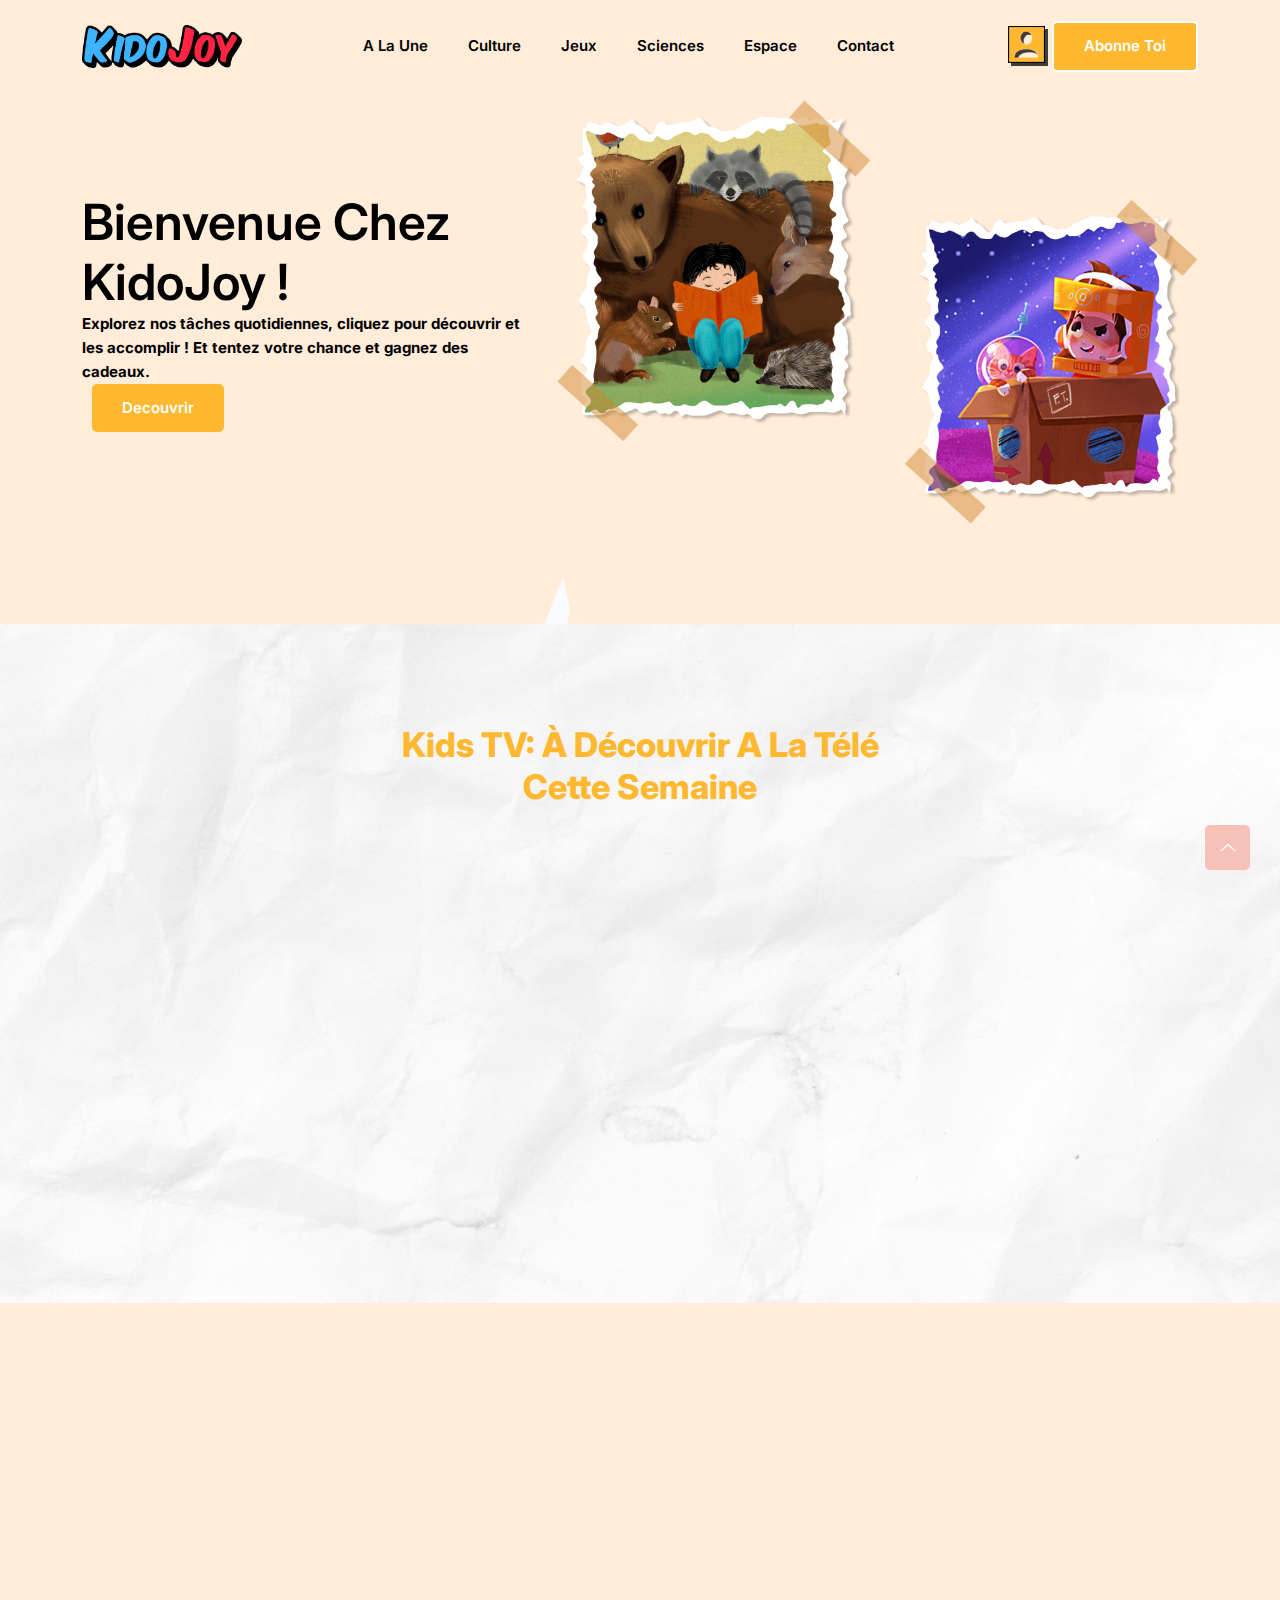
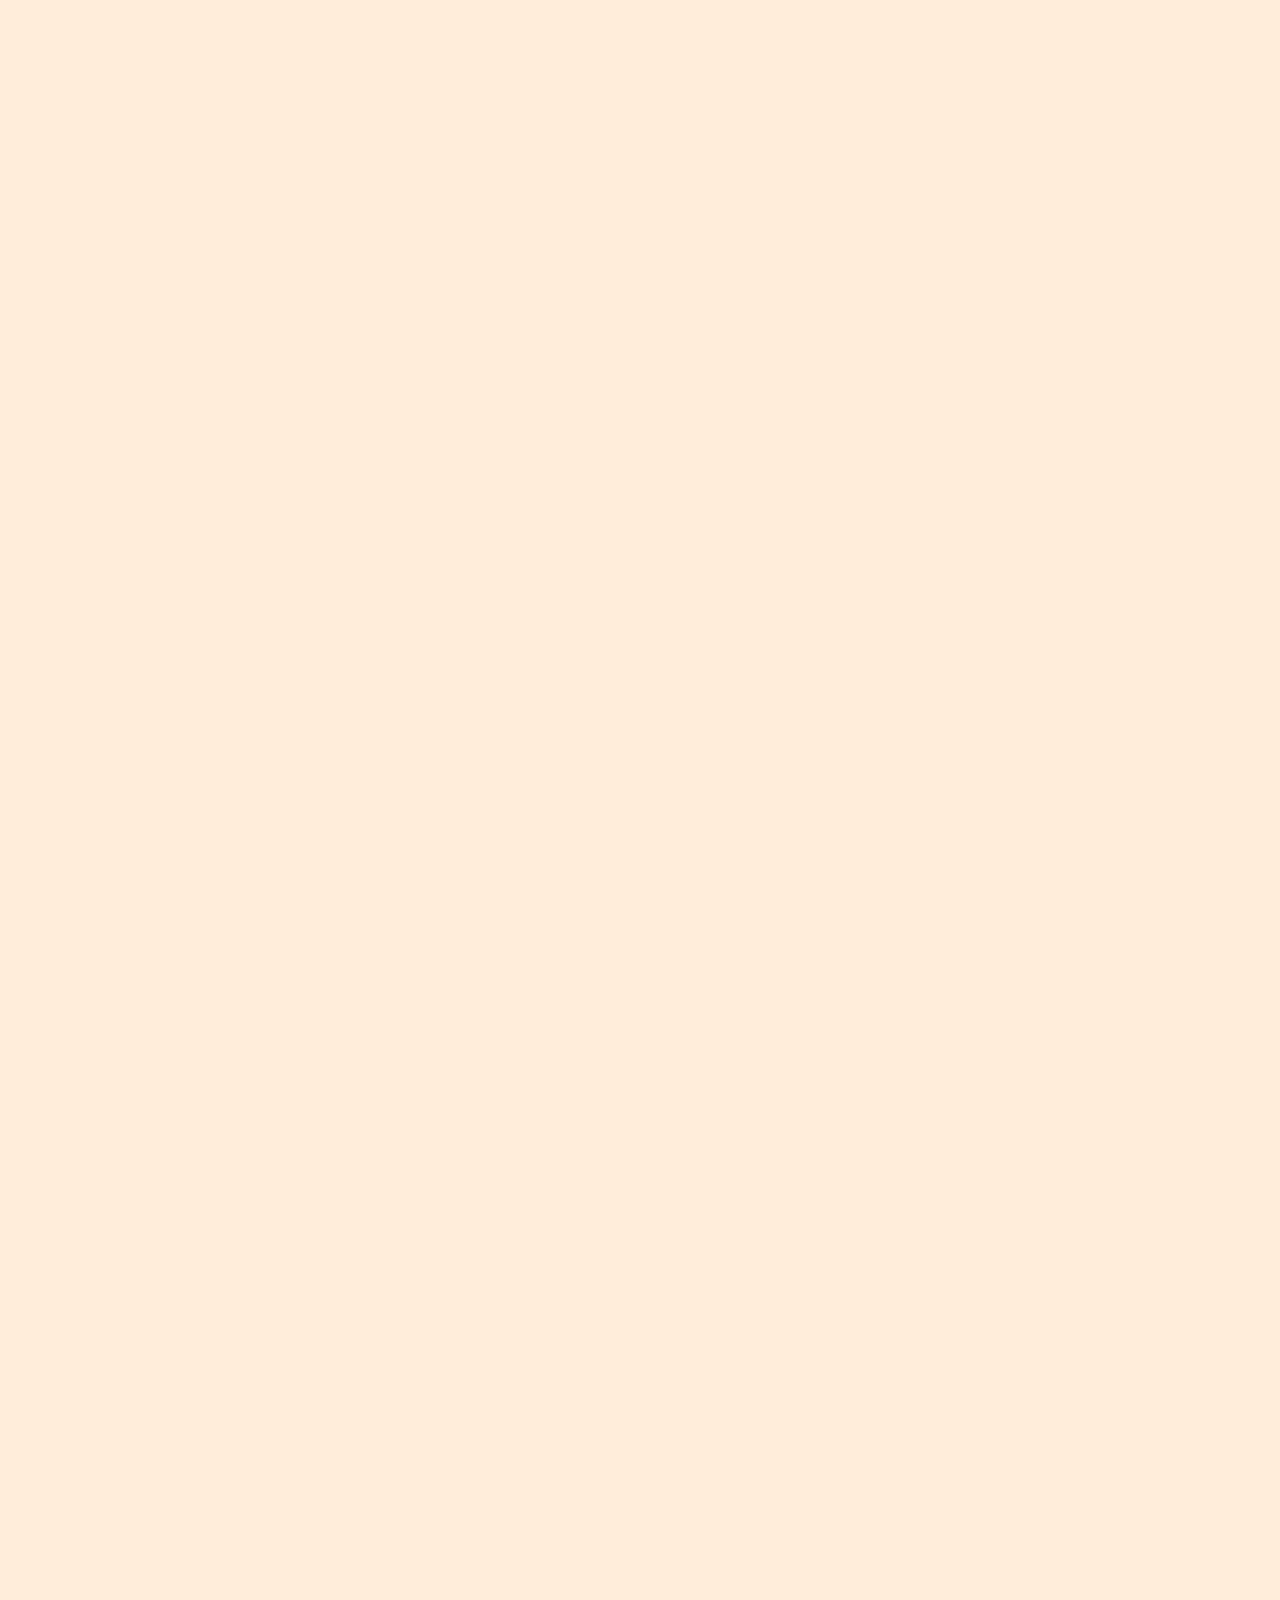
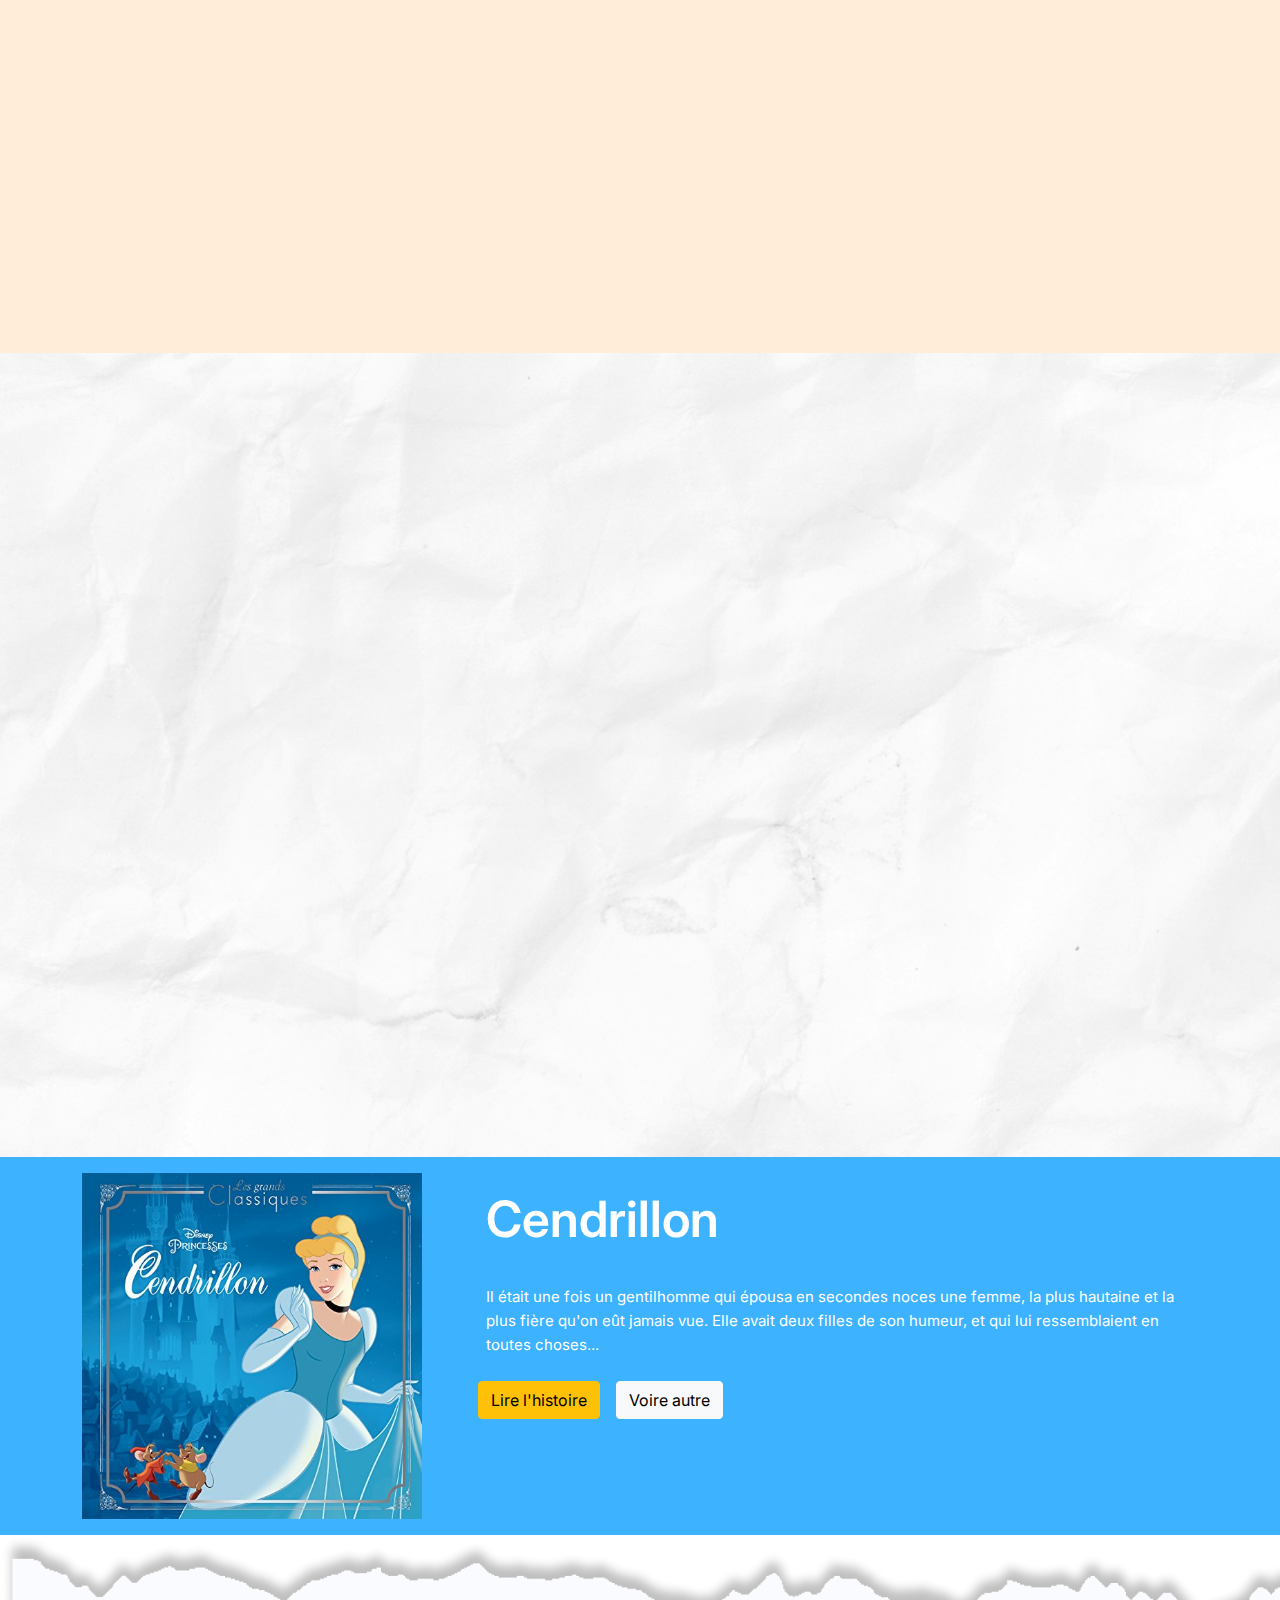
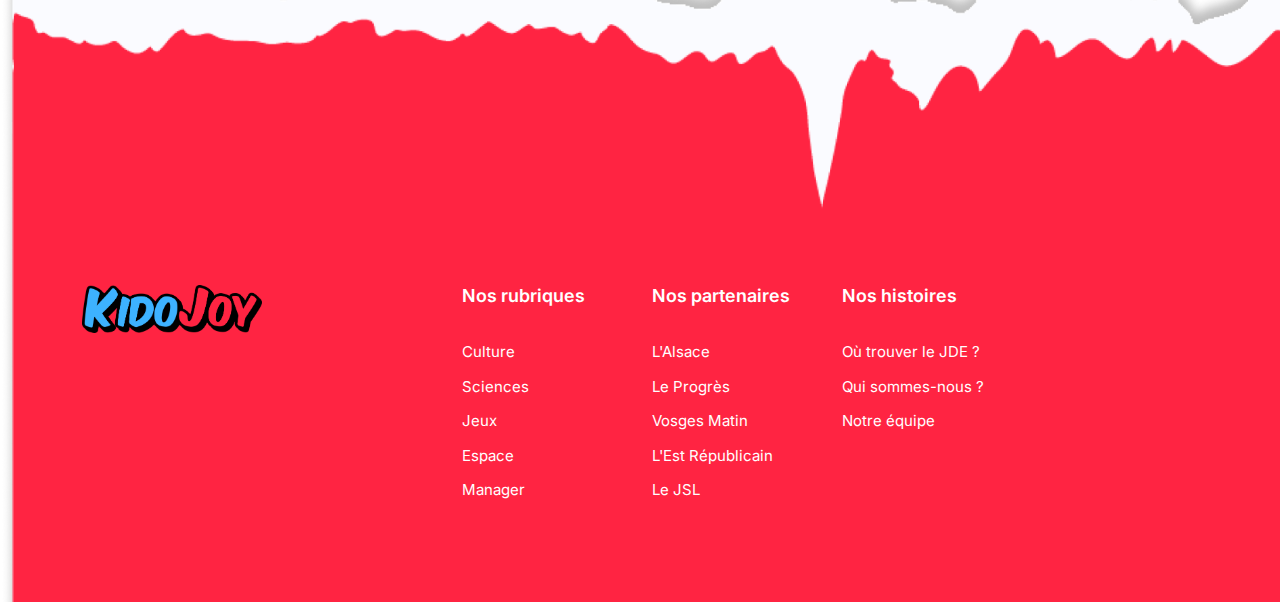
<file: index.html>
<!DOCTYPE html>
<html class="no-js" lang="zxx">

<head>
    <meta charset="utf-8" />
    <meta http-equiv="x-ua-compatible" content="ie=edge" />
    <title>KidoJoy </title>
    <meta name="description" content="" />
    <meta name="viewport" content="width=device-width, initial-scale=1" />
    <link rel="shortcut icon" type="image/x-icon" href="assets/images/logo/logo.png" />

    <link rel="stylesheet" href="assets/css/bootstrap.min.css" />
    <link rel="stylesheet" href="assets/css/LineIcons.2.0.css" />
    <link rel="stylesheet" href="assets/css/animate.css" />
    <link rel="stylesheet" href="assets/css/tiny-slider.css" />
    <link rel="stylesheet" href="assets/css/glightbox.min.css" />
    <link rel="stylesheet" href="assets/css/main.css" />
    

</head>

<body>

    <div class="preloader">
        <div class="preloader-inner">
            <div class="preloader-icon">
                <span></span>
                <span></span>
            </div>
        </div>
    </div>

    <header class="header navbar-area"  >
        <div class="container">
            <div class="row align-items-center">
                <div class="col-lg-12">
                    <div class="nav-inner">
                        <!-- Start Navbar -->
                        <nav class="navbar navbar-expand-lg">
                            <a class="navbar-brand" >
                                <img src="assets/images/logo/logo.png" alt="Logo">
                            </a>
                            <button class="navbar-toggler mobile-menu-btn" type="button" data-bs-toggle="collapse"
                                data-bs-target="#navbarSupportedContent" aria-controls="navbarSupportedContent"
                                aria-expanded="false" aria-label="Toggle navigation">
                                <span class="toggler-icon"></span>
                                <span class="toggler-icon"></span>
                                <span class="toggler-icon"></span>
                            </button>
                            <div class="collapse navbar-collapse sub-menu-bar" id="navbarSupportedContent">
                                <ul id="nav" class="navbar-nav ms-auto">
                                    <li class="nav-item">
                                        <a href="index.html" 
                                            aria-label="Toggle navigation" style="color: #000000;">A la une</a>
                                    </li>
                                    <li class="nav-item">
                                        <a href="culture.html"
                                            style="color: #000000;">Culture</a>
                                    </li>
                                    <li class="nav-item">
                                        <a href="jeux.html" aria-label="Toggle navigation"style="color: #000000;">Jeux</a>
                                    </li>
                                    <li class="nav-item">
                                        <a href="science.html" 
                                            aria-label="Toggle navigation" style="color: #000000;">Sciences</a>
                                    </li>
                                    <li class="nav-item">
                                        <a href="galerie.html" aria-label="Toggle navigation" style="color: #000000;">Espace</a>
                                    </li>
                               
                                    <li class="nav-item">
                                        <a href="javascript:void(0)" aria-label="Toggle navigation"style="color: #000000;">Contact</a>
                                    </li>
                                </ul>
                            </div> 
                            <div class="button add-list-button">

                                <a  id="signinLink">

                                    <img style="width: 40px;" src="assets/images/Name.png" >
                                </a>
                                <a href="signup.html" class="btn" style="background-color : #FFB830;color:white">Abonne toi</a>
                            </div>
                        </nav>
                    </div>
                </div>
            </div>
        </div>
    </header>

    <section id="home" class="header-background">
        <div class="container">
            <div class="row align-items-center">
                <div class="col-lg-5 col-md-12 col-12">
                    <div class="hero-content">
                        <h1 class="wow fadeInLeft" data-wow-delay=".4s" style="color: #000000;">Bienvenue Chez </h1>
                        <h1 class="wow fadeInLeft" data-wow-delay=".6s" style="color: #000000;">KidoJoy !</h1>
                        <p class="wow fadeInLeft" data-wow-delay=".6s" style="color: #000000;"><b>Explorez nos tâches quotidiennes, cliquez pour découvrir et les accomplir ! Et tentez votre chance et gagnez des cadeaux.</b></p>
                            <div class="button add-list-button">
                                <a href="javascript:void(0)" class="btn" style="background-color : #FFB830;color:white">Decouvrir</a>
                            </div>    
                                
                        </div>
                    </div>
                    <div class="col-lg-7 col-md-12 col-12">
                        <div style="display: flex;">
                        <div class="hero-image wow fadeInRight" data-wow-delay=".4s">
                            <img src="assets/images/hero/Groupe 1.png" alt="#">
                        </div>
                      
                    </div>
                </div>

                </div>
            </div>
        </div>
    </section>

    <!-- End Hero Area -->

    <!-- Start Features Area -->

    <section id="features" class="features-background" >
        <div class="container">
            <div class="row">
                <div class="col-12">
                    <div class="section-title">
                        <h2 class="wow fadeInUp" data-wow-delay=".4s" style="color: #FFB830;">Kids TV: À découvrir a la télé cette semaine
                        </h2>

                    </div>
                </div>
            </div>
            <div class="row">
                <div class="col-lg-4 col-md-6 col-12">
                    <div  data-wow-delay=".2s">
                 
                        <iframe width="560" height="315" src="https://www.youtube.com/embed/fAz0AviTsdY?si=TBvFn6v6PPKbTv0y" title="YouTube video player" frameborder="0" allow="accelerometer; autoplay; clipboard-write; encrypted-media; gyroscope; picture-in-picture; web-share" allowfullscreen></iframe>       
                    </div>
                    
                </div>
                <div style="margin-left: 200px;" class="col-lg-4 col-md-6 col-12">
                    <div  data-wow-delay=".2s">
                 
                        <iframe width="560" height="315" src="https://www.youtube.com/embed/iwst-UZn3wM?si=t13INjqZDWzjqroY" title="YouTube video player" frameborder="0" allow="accelerometer; autoplay; clipboard-write; encrypted-media; gyroscope; picture-in-picture; web-share" allowfullscreen></iframe>                    </div>
                    
                </div>
            </div>
        </div>
    </section>
    <!-- End Features Area -->

    <!-- Start Achievement Area -->
    <section class="pubs-background our-achievement section">
        <div class="container">
            <div class="row">
                <div class="col-lg-10 offset-lg-1 col-md-12 col-12">
                    <div class="title">
                        <h1 class="wow fadeInUp" data-wow-delay=".4s" style="color: #FFB830;">Nos Pubs
                        </h1>                        
                    </div>
                </div>
            </div>
            <div class="row">
                <div class="col-lg-6 col-md-6 col-12">
                    <div class="single-table wow fadeInUp" data-wow-delay=".2s">
                        <div class="table-head">
                            <div class="photo">
                                <a href="https://snackbox.tn/54-kinder" target="_blank">
                                    <img src="assets/images/pubs/Rectangle 4296.png" >
                                </a>
                            </div>
                        </div>
                    </div>
                </div>
            
                <div class="col-lg-6 col-md-6 col-12">
                    <div class="single-table wow fadeInUp" data-wow-delay=".2s">
                        <div class="table-head">
                            <div class="photo">
                                <a href="https://oasis.ca/" target="_blank">
                                    <img src="assets/images/pubs/Rectangle 9018.png" >
                                </a>
                            </div>
                        </div>
                    </div>
                </div>
                <div class="single-table wow fadeInUp" data-wow-delay=".2s" style="margin-top: 20px ;">
                    <div class="table-head">
                        <div class="photo">
                            <a href="https://www.burgerking.fr/" target="_blank">
                                <img src="assets/images/pubs/Rectangle 8976.png" >
                            </a>
                        </div>
                    </div>
                </div>
                <div style="margin-top:20px ;"class="col-lg-10 offset-lg-1 col-md-12 col-12">
                    <div class="title">
                        <h1 class="wow fadeInUp" data-wow-delay=".4s" style="color: #FFB830;">Nos Articles
                        </h1>                        
                    </div>
                    <div class="row">
                        <div class="col-lg-6 col-md-6 col-12">
                            <div class="single-table wow fadeInUp" data-wow-delay=".2s">
                                <div class="table-head">
                                    <div class="photo">
                                        <img src="assets/images/articles/Resources card 6.png" >

                                    </div>
                                </div>
                            </div>
                        </div>
                    
                        <div class="col-lg-6 col-md-6 col-12">
                            <div class="single-table wow fadeInUp" data-wow-delay=".2s">
                                <div class="table-head">
                                    <div class="photo">
                                        <img src="assets/images/articles/Resources card 8.png" >

                                    </div>
                                </div>
                            </div>
                        </div>
                      
                    
                  
                    </div>
                </div>           
        </div>
    </section>

  
    <section id="features" class="features-background" >
        <div class="container py-5">
            <div class="text-center mx-auto mb-5 wow fadeInUp"  >
                <h1 class=" kid-red text-center" style="color: #FFB830;" >Nos jeux !</h1>
            </div>
            <div class="row g-4">
                <div class="col-lg-4 col-md-6 wow fadeInUp" >
                    <div class="team-item position-relative">
                        <img style="width: 250px;height: 400px;" src="assets/images/bg/Rectangle9023.png" alt="">
                    </div>
                </div>
                <div class="col-lg-4 col-md-6 wow fadeInUp">
                    <div class="team-item position-relative">
                        <img style="width: 250x;height: 400px;" src="assets/images/bg/Rectangle9021.png" alt="">
                    </div>
                </div>
                <div class="col-lg-4 col-md-6 wow fadeInUp">
                    <div class="team-item position-relative">
                        <img style="width: 250px;height: 400px;" src="assets/images/bg/Rectangle9022.png" alt="">
                    </div>
                </div>
            </div>
        </div>
    </section>


    <section class="blublub-background" >
    <div  class="container-fluid bg-bleu4 " data-wow-delay="0.1s">
        <div class="container py-3">
            <div class="row g-5">
                <div class="col-lg-4 col-md-6">
                    <div class="">
                        <img class="img-fluid" src="assets/images/cendrillon.jpg" alt="">
                    </div>
                </div>
                <div class="col-lg-8 col-md-6">
                    <div class="justify-content-between mb-4">
                        <div class="">
                            <div class="ms-3">
                                <h1 class="py-3 mb-1 text-white">Cendrillon</h1>
                                <p class="text-white py-3">Il était une fois un gentilhomme qui épousa en secondes noces une femme, la plus hautaine et la plus fière qu'on eût jamais vue. Elle avait deux filles de son humeur, et qui lui ressemblaient en toutes choses...</p>
                            </div>
                        </div>
                        <div class="d-flex align-items-center">
                        <div class="p-2"><a href="cendrillon/index.html" target="_blank" class="btn btn-warning btn-block ">Lire l'histoire</a></div>
                        <div class="p-2"><a href="#" class="btn btn-light btn-block ">Voire autre</a></div>
                    </div>
                    </div>
                </div>
                </div>
        </div>
    </div>
    </section>
    <footer  class="footer">
        <!-- Start Footer Top -->
        <div   class="footer-top">
            <div  class="container">
                <div   class="footer-content row">
                    <div class="col-lg-4 col-md-4 col-12">
                        <!-- Single Widget -->
                        <div class="single-footer f-about">
                            <div class="logo">
                                <a href="index.html">
                                    <img src="assets/images/logo/logo.png" alt="#">
                                </a>
                            </div>
               
                 
                        </div>
                        <!-- End Single Widget -->
                    </div>
                    <div class="col-lg-8 col-md-8 col-12">
                        <div class="row">
                            <div class="col-lg-3 col-md-6 col-12">
                                <!-- Single Widget -->
                                <div class="single-footer f-link">
                                    <h3>Nos rubriques</h3>
                                    <ul>
                                        <li><a href="culture.html">Culture</a></li>
                                        <li><a href="science.html">Sciences</a></li>
                                        <li><a href="jeux.html">Jeux</a></li>
                                        <li><a href="galerie.html">Espace</a></li>
                                        <li><a href="manager_signin.html">Manager</a></li>

                                    </ul>
                                </div>
                                <!-- End Single Widget -->
                            </div>
                            <div class="col-lg-3 col-md-6 col-12">
                                <!-- Single Widget -->
                                <div class="single-footer f-link">
                                    <h3>Nos partenaires</h3>
                    
                                    <ul>
                                        <li><a href="javascript:void(0)">L'Alsace </a></li>
                                        <li><a href="javascript:void(0)">Le Progrès</a></li>
                                        <li><a href="javascript:void(0)">Vosges Matin</a></li>
                                        <li><a href="javascript:void(0)"> L'Est Républicain</a></li>
                                        <li><a href="javascript:void(0)">Le JSL</a></li>
                                    </ul>
                                </div>
                                <!-- End Single Widget -->
                            </div>
                            <div class="col-lg-3 col-md-6 col-12">
                                <!-- Single Widget -->
                                <div class="single-footer f-link">
                                    <h3>Nos histoires</h3>
                                    


                                    <ul>
                                        <li><a href="javascript:void(0)">Où trouver le JDE ?</a></li>
                                        <li><a href="javascript:void(0)">Qui sommes-nous ?</a></li>
                                        <li><a href="javascript:void(0)">Notre équipe</a></li>
                                   
                                    </ul>
                                </div>
                                <!-- End Single Widget -->
                            </div>
                           
                            </div>
                        </div>
                    </div>
                </div>
            </div>
        </div>
        <!--/ End Footer Top -->
    </footer>
    <a href="#" class="scroll-top">
        <i class="lni lni-chevron-up"></i>
    </a>

    <script src="assets/js/bootstrap.min.js"></script>
    <script src="assets/js/wow.min.js"></script>
    <script src="assets/js/tiny-slider.js"></script>
    <script src="assets/js/glightbox.min.js"></script>
    <script src="assets/js/count-up.min.js"></script>
    <script src="assets/js/main.js"></script>
    <script type="text/javascript">

        //====== counter up 
        var cu = new counterUp({
            start: 0,
            duration: 2000,
            intvalues: true,
            interval: 100,
            append: " ",
        });
        cu.start();
    </script>
    <!-- ... (your HTML code) ... -->

<script>
  document.addEventListener('DOMContentLoaded', function () {
    const userId = localStorage.getItem('userId');
    const signinLink = document.getElementById('signinLink');

    if (userId) {
      // User is logged in, redirect to profile.html when clicking on the image
      signinLink.addEventListener('click', function () {
        window.location.href = 'Profile.html';
      });
    } else {
      // User is not logged in, redirect to login.html when clicking on the image
      signinLink.addEventListener('click', function () {
        window.location.href = 'signin.html';
      });
    }
  });
  </script>
  

    
</body>

</html>
</file>
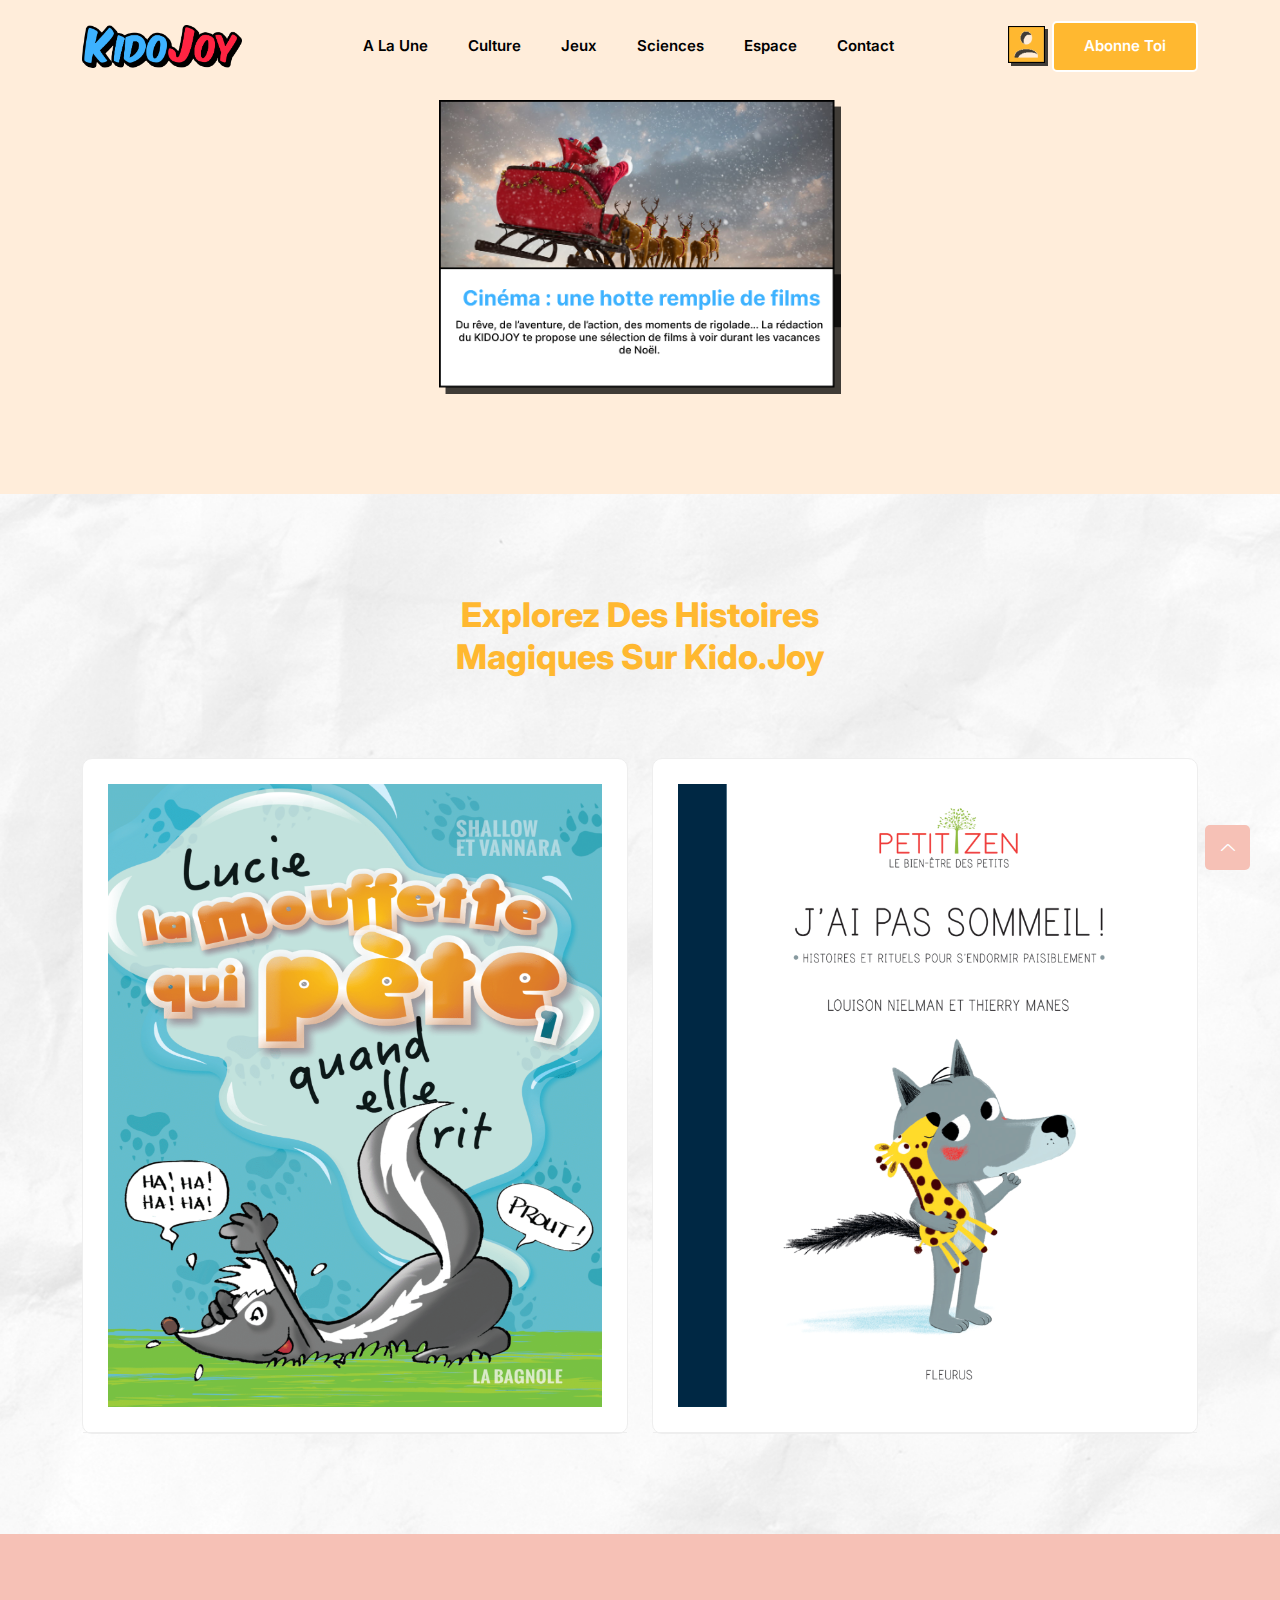
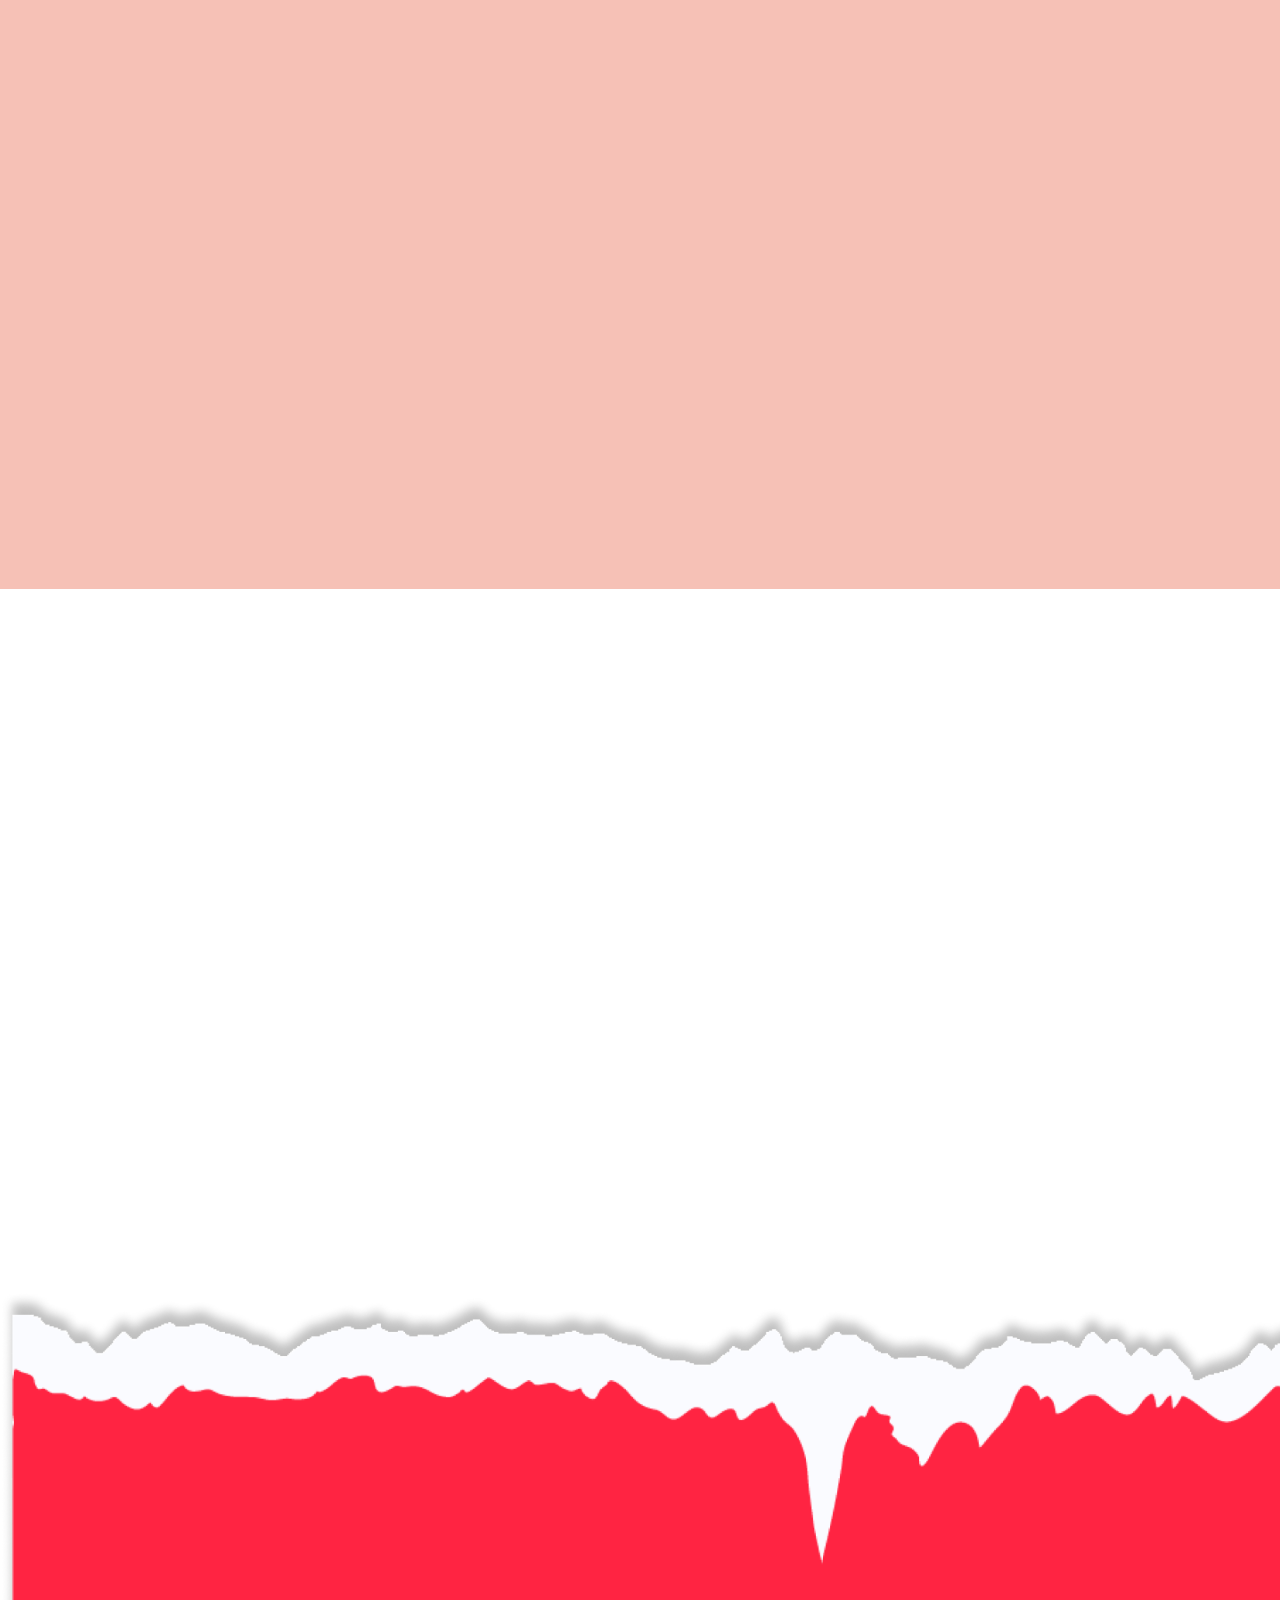
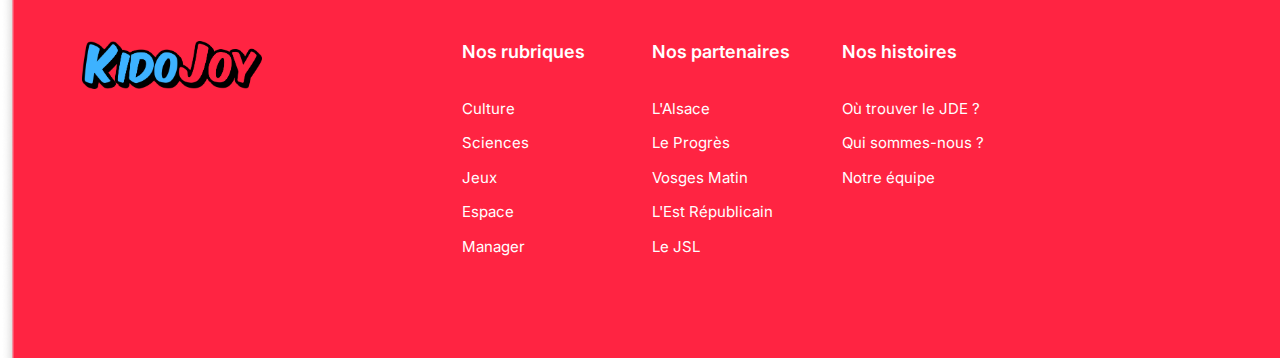
<file: culture.html>
<!DOCTYPE html>
<html class="no-js" lang="zxx">

<head>
    <meta charset="utf-8" />
    <meta http-equiv="x-ua-compatible" content="ie=edge" />
    <title>KidoJoy </title>
    <meta name="description" content="" />
    <meta name="viewport" content="width=device-width, initial-scale=1" />
    <link rel="shortcut icon" type="image/x-icon" href="assets/images/logo/logo.png" />

    <link rel="stylesheet" href="assets/css/bootstrap.min.css" />
    <link rel="stylesheet" href="assets/css/LineIcons.2.0.css" />
    <link rel="stylesheet" href="assets/css/animate.css" />
    <link rel="stylesheet" href="assets/css/tiny-slider.css" />
    <link rel="stylesheet" href="assets/css/glightbox.min.css" />
    <link rel="stylesheet" href="assets/css/main.css" />
    

</head>
<body>

    <div class="preloader">
        <div class="preloader-inner">
            <div class="preloader-icon">
                <span></span>
                <span></span>
            </div>
        </div>
    </div>
 
    <header class="header navbar-area"  >
        <div class="container">
            <div class="row align-items-center">
                <div class="col-lg-12">
                    <div class="nav-inner">
                        <!-- Start Navbar -->
                        <nav class="navbar navbar-expand-lg">
                            <a class="navbar-brand" >
                                <img src="assets/images/logo/logo.png" alt="Logo">
                            </a>
                            <button class="navbar-toggler mobile-menu-btn" type="button" data-bs-toggle="collapse"
                                data-bs-target="#navbarSupportedContent" aria-controls="navbarSupportedContent"
                                aria-expanded="false" aria-label="Toggle navigation">
                                <span class="toggler-icon"></span>
                                <span class="toggler-icon"></span>
                                <span class="toggler-icon"></span>
                            </button>
                            <div class="collapse navbar-collapse sub-menu-bar" id="navbarSupportedContent">
                                <ul id="nav" class="navbar-nav ms-auto">
                                    <li class="nav-item">
                                        <a href="index.html" 
                                            aria-label="Toggle navigation" style="color: #000000;">A la une</a>
                                    </li>
                                    <li class="nav-item">
                                        <a href="culture.html"
                                            style="color: #000000;">Culture</a>
                                    </li>
                                    <li class="nav-item">
                                        <a href="jeux.html" aria-label="Toggle navigation"style="color: #000000;">Jeux</a>
                                    </li>
                                    <li class="nav-item">
                                        <a href="science.html" 
                                            aria-label="Toggle navigation" style="color: #000000;">Sciences</a>
                                    </li>
                                    <li class="nav-item">
                                        <a href="galerie.html" aria-label="Toggle navigation" style="color: #000000;">Espace</a>
                                    </li>
                               
                                    <li class="nav-item">
                                        <a href="javascript:void(0)" aria-label="Toggle navigation"style="color: #000000;">Contact</a>
                                    </li>
                                </ul>
                            </div> 
                            <div class="button add-list-button">

                                <a href="signin.html" >

                                    <img style="width: 40px;" src="assets/images/Name.png" >
                                </a>
                                <a href="signup.html" class="btn" style="background-color : #FFB830;color:white">Abonne toi</a>
                            </div>
                        </nav>
                    </div>
                </div>
            </div>
        </div>
    </header>


    <section id="culture" class="header-background">
        <div class="container"></div>
        <div class="container">
            <div class=" align-items-center">
              
                        <div class="hero-image wow fadeInRight" data-wow-delay=".4s">
                            <img src="assets/images/hero/Rectangle 9024.png" alt="#">
                        </div>

                </div>
            </div>
        </div>
        <div class="container"></div>
    </section>


    <section  class="features-background pricing-table section">
        <div class="container">
            <div class="row">
                <div class="col-12">
                    <div class="section-title">
                
                        <h2 class="wow fadeInUp" data-wow-delay=".4s" style="color: #FFB830;">Explorez des histoires magiques sur Kido.Joy</h2>
                        

                    </div>
                </div>
            </div>
            <div class="row">
                <div class="col-lg-6 col-md-6 col-12">
                    <div class="single-table wow fadeInUp" data-wow-delay=".2s">
                        <div class="table-head">
                            <div class="photo">
                                <a href="lamoufettequipete/index.html" target="_blank">
                                    <img src="lamoufettequipete/files/mobile/1.png" >
                                </a>
                            </div>
                        </div>
                    </div>
                </div>
            
                <div class="col-lg-6 col-md-6 col-12">
                    <div class="single-table wow fadeInUp" data-wow-delay=".2s">
                        <div class="table-head">
                            <div class="photo">
                                <a href="petitzen/index.html" target="_blank">
                                    <img src="petitzen/files/mobile/1.png" >
                                </a>
                            </div>
                        </div>
                    </div>
                </div>
            
          
            </div>
            
        </div>
    </section>

    <section class="section call-action">
        <div class="container">
            <div class="row">
                <div class="col-lg-8 offset-lg-2 col-md-12 col-12">
                    <div class="cta-content">
                        <h2 class="wow fadeInUp" data-wow-delay=".2s" style="color: #FFB830;">Video documentaire : et si rater, c'était réussir ?                        </h2>
                      
                    </div>
                </div>
                <div class="image-container">
                    <iframe width="560" height="315" src="https://www.youtube.com/embed/fdm1_QInzfM?si=2F3kxfdVjJvk1Fb6" title="YouTube video player" frameborder="0" allow="accelerometer; autoplay; clipboard-write; encrypted-media; gyroscope; picture-in-picture; web-share" allowfullscreen></iframe>
               
                    <iframe width="560" height="315" src="https://www.youtube.com/embed/jRfq9RbCD_Y?si=w9LX1PJhF4-YsL_E" title="YouTube video player" frameborder="0" allow="accelerometer; autoplay; clipboard-write; encrypted-media; gyroscope; picture-in-picture; web-share" allowfullscreen></iframe>    
               
                    <iframe width="560" height="315" src="https://www.youtube.com/embed/EZ2h6W4YVz0?si=fI1CfYWSnd-sCTbA" title="YouTube video player" frameborder="0" allow="accelerometer; autoplay; clipboard-write; encrypted-media; gyroscope; picture-in-picture; web-share" allowfullscreen></iframe>

            </div>
        </div>
    </section>

    <section>
        <div class="container  ">
            <div class="row">
                <div class="col-lg-10 offset-lg-1 col-md-12 col-12">
                    <div class="title">
                        <h1 class="wow fadeInUp" data-wow-delay=".4s" style="color: #FFB830;">Préparez-vous à la magie
                        </h1>                        
                    </div>
                </div>
            </div>
            <div class="row">
                <div class="col-lg-6 col-md-6 col-12">
                    <div class="single-table wow fadeInUp" data-wow-delay=".2s">
                        <div class="table-head">
                            <div class="photo">
                                    <img src="assets/images/magie/musique.png" >
                            </div>
                        </div>
                    </div>
                </div>
            
                <div class="col-lg-6 col-md-6 col-12">
                    <div class="single-table wow fadeInUp" data-wow-delay=".2s">
                        <div class="table-head">
                            <div class="photo">
                                <img src="assets/images/magie/Groupe 4.png  " >
                            </div>
                        </div>
                    </div>
                </div>
        </div>
    </section>

    <footer  class="footer">
        <!-- Start Footer Top -->
        <div   class="footer-top">
            <div  class="container">
                <div   class="footer-content row">
                    <div class="col-lg-4 col-md-4 col-12">
                        <!-- Single Widget -->
                        <div class="single-footer f-about">
                            <div class="logo">
                                <a href="index.html">
                                    <img src="assets/images/logo/logo.png" alt="#">
                                </a>
                            </div>
               
                 
                        </div>
                        <!-- End Single Widget -->
                    </div>
                    <div class="col-lg-8 col-md-8 col-12">
                        <div class="row">
                            <div class="col-lg-3 col-md-6 col-12">
                                <!-- Single Widget -->
                                <div class="single-footer f-link">
                                    <h3>Nos rubriques</h3>
                                    <ul>
                                        <li><a href="culture.html">Culture</a></li>
                                        <li><a href="science.html">Sciences</a></li>
                                        <li><a href="jeux.html">Jeux</a></li>
                                        <li><a href="galerie.html">Espace</a></li>
                                        <li><a href="manager_signin.html">Manager</a></li>

                                    </ul>
                                </div>
                                <!-- End Single Widget -->
                            </div>
                            <div class="col-lg-3 col-md-6 col-12">
                                <!-- Single Widget -->
                                <div class="single-footer f-link">
                                    <h3>Nos partenaires</h3>
                    
                                    <ul>
                                        <li><a href="javascript:void(0)">L'Alsace </a></li>
                                        <li><a href="javascript:void(0)">Le Progrès</a></li>
                                        <li><a href="javascript:void(0)">Vosges Matin</a></li>
                                        <li><a href="javascript:void(0)"> L'Est Républicain</a></li>
                                        <li><a href="javascript:void(0)">Le JSL</a></li>
                                    </ul>
                                </div>
                                <!-- End Single Widget -->
                            </div>
                            <div class="col-lg-3 col-md-6 col-12">
                                <!-- Single Widget -->
                                <div class="single-footer f-link">
                                    <h3>Nos histoires</h3>
                                    


                                    <ul>
                                        <li><a href="javascript:void(0)">Où trouver le JDE ?</a></li>
                                        <li><a href="javascript:void(0)">Qui sommes-nous ?</a></li>
                                        <li><a href="javascript:void(0)">Notre équipe</a></li>
                                   
                                    </ul>
                                </div>
                                <!-- End Single Widget -->
                            </div>
                           
                            </div>
                        </div>
                    </div>
                </div>
            </div>
        </div>
        <!--/ End Footer Top -->
    </footer>
    <!-- ========================= scroll-top ========================= -->
    <a href="#" class="scroll-top">
        <i class="lni lni-chevron-up"></i>
    </a>

    <!-- ========================= JS here ========================= -->
    <script src="assets/js/bootstrap.min.js"></script>
    <script src="assets/js/wow.min.js"></script>
    <script src="assets/js/tiny-slider.js"></script>
    <script src="assets/js/glightbox.min.js"></script>
    <script src="assets/js/count-up.min.js"></script>
    <script src="assets/js/main.js"></script>
    <script type="text/javascript">

        //====== counter up 
        var cu = new counterUp({
            start: 0,
            duration: 2000,
            intvalues: true,
            interval: 100,
            append: " ",
        });
        cu.start();
    </script>
</file>
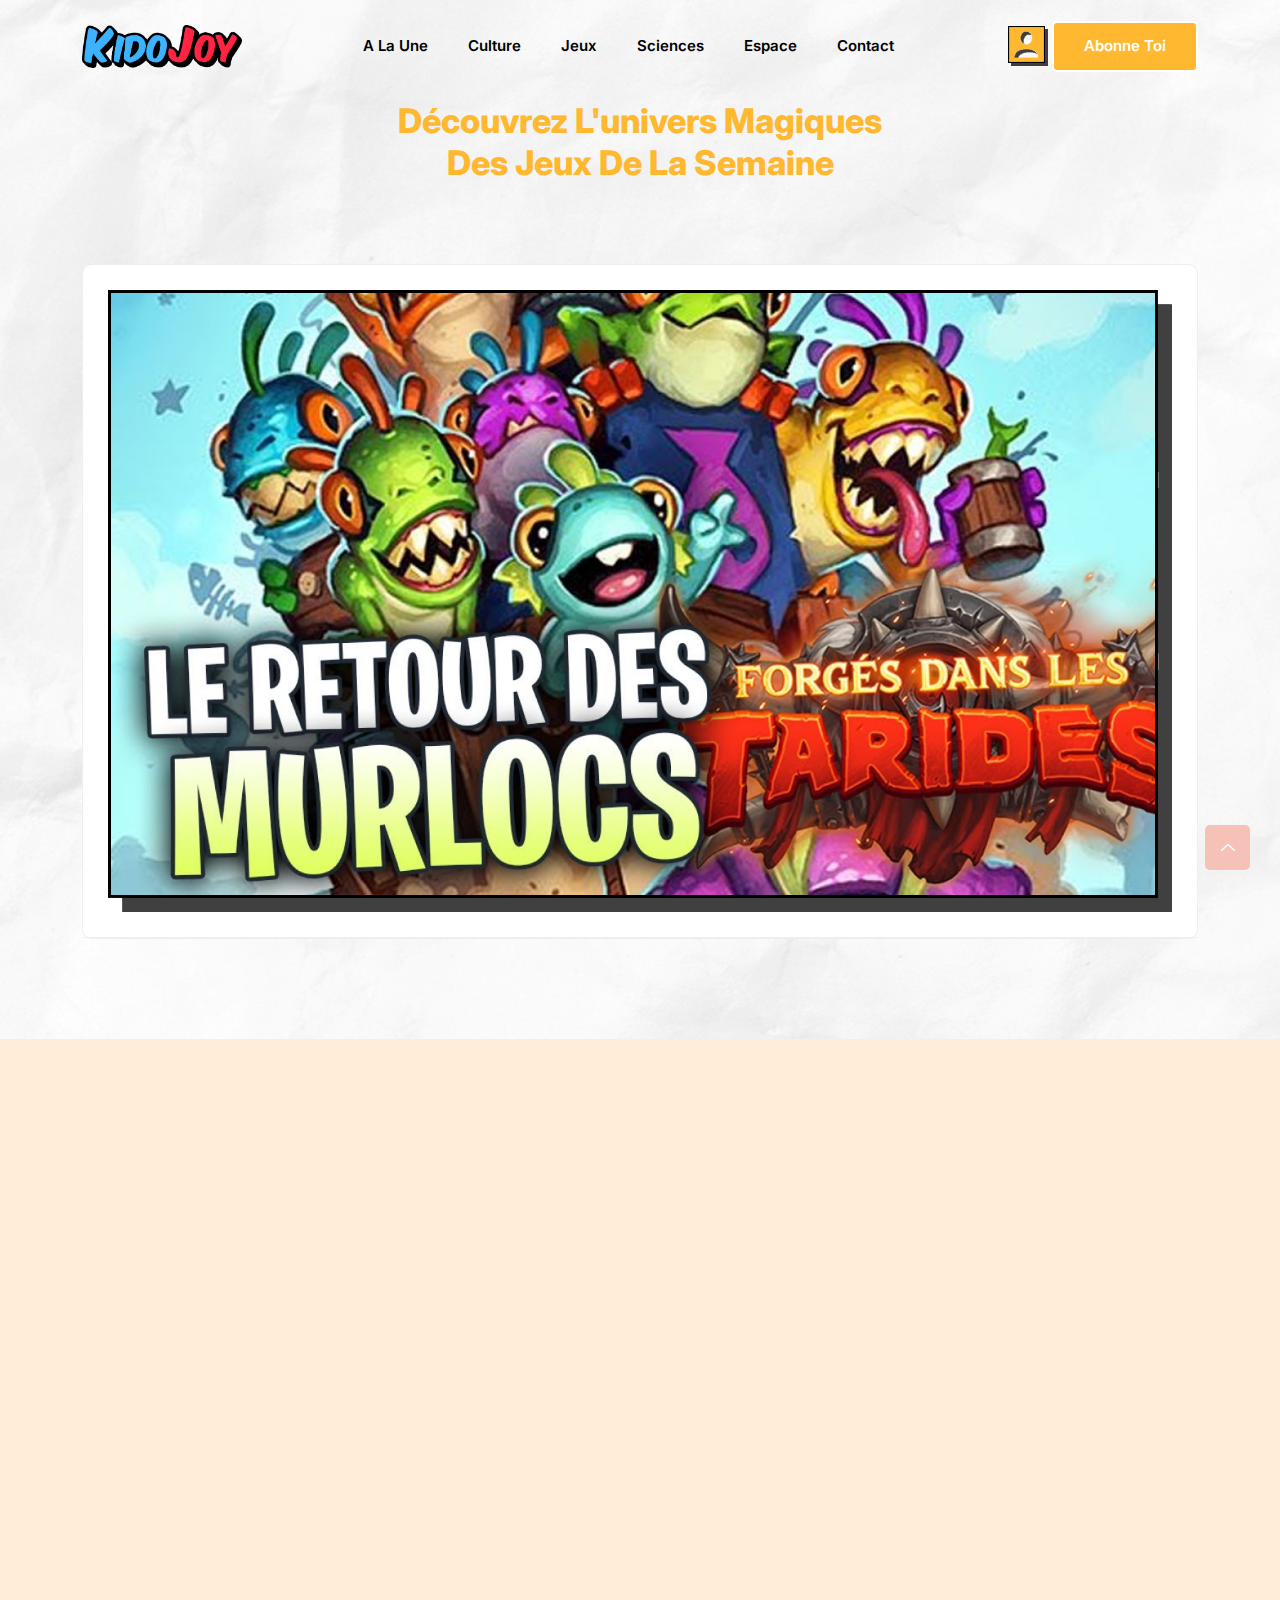
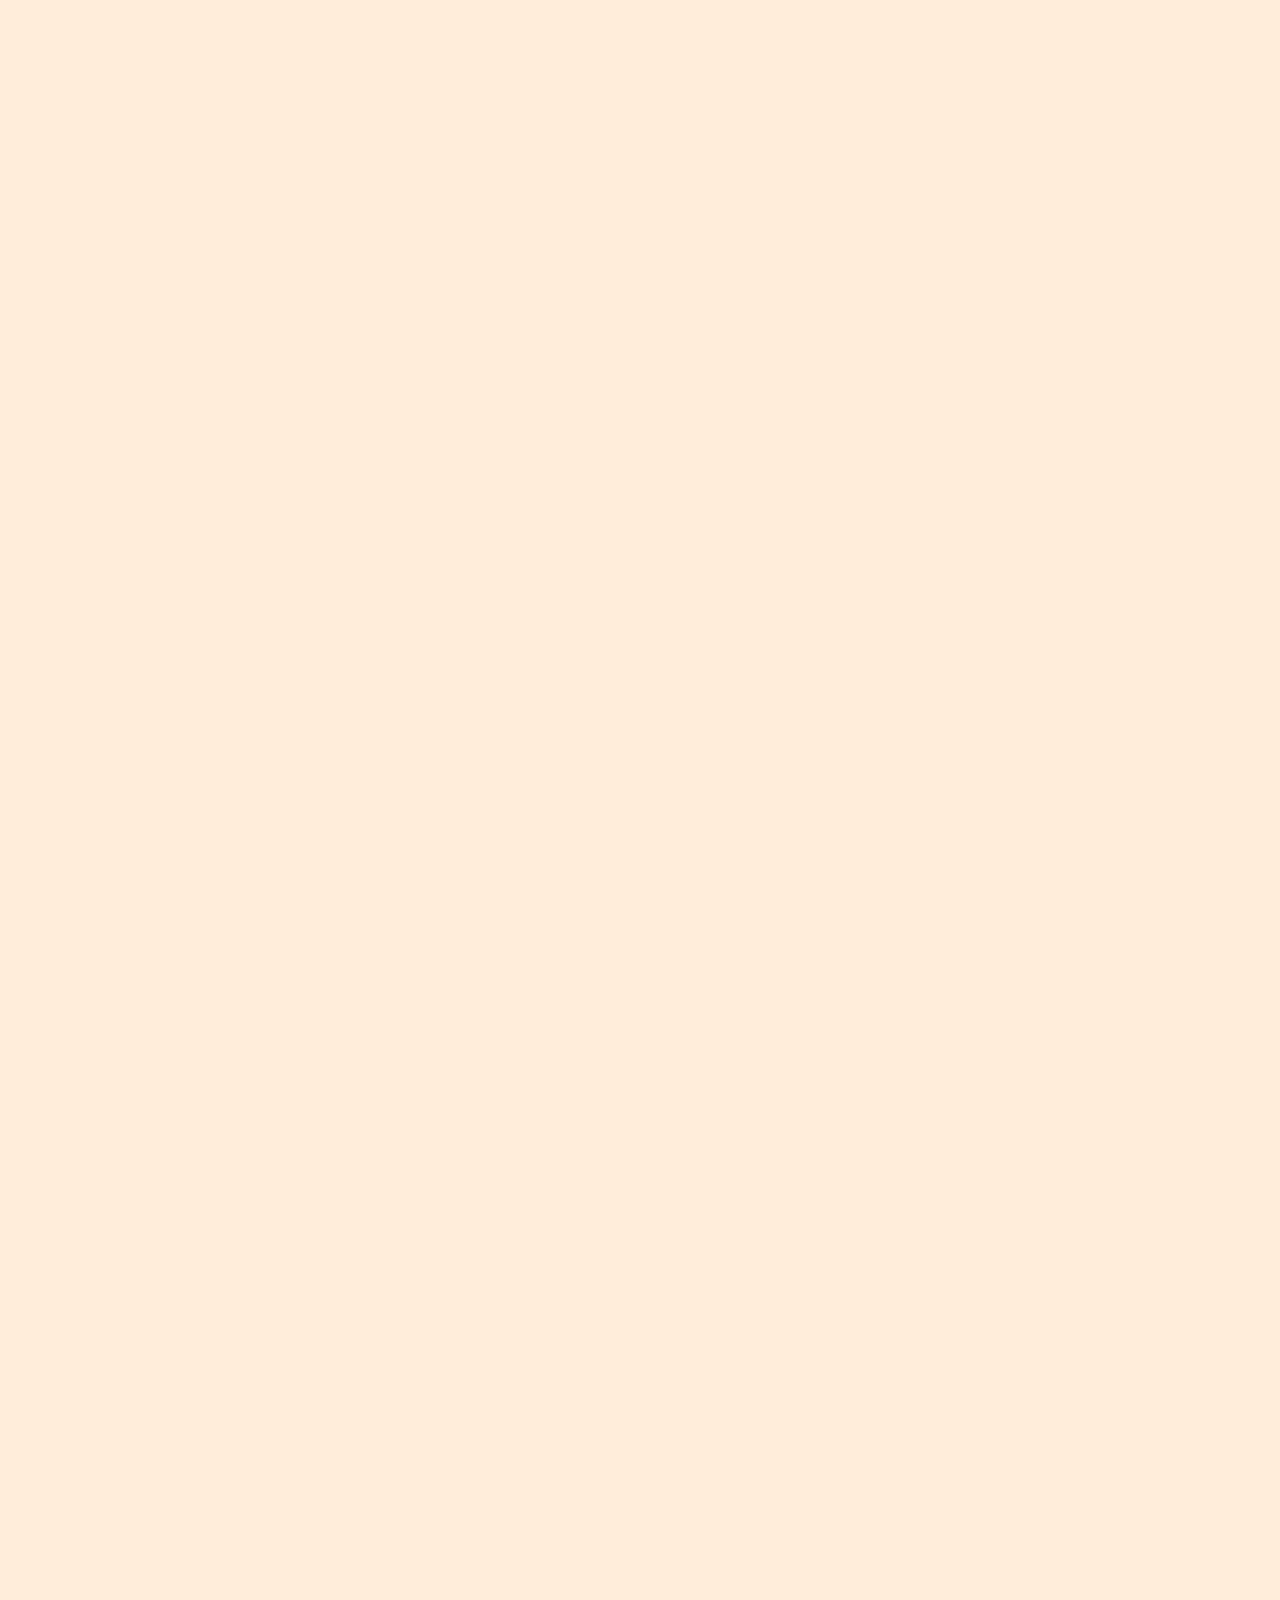
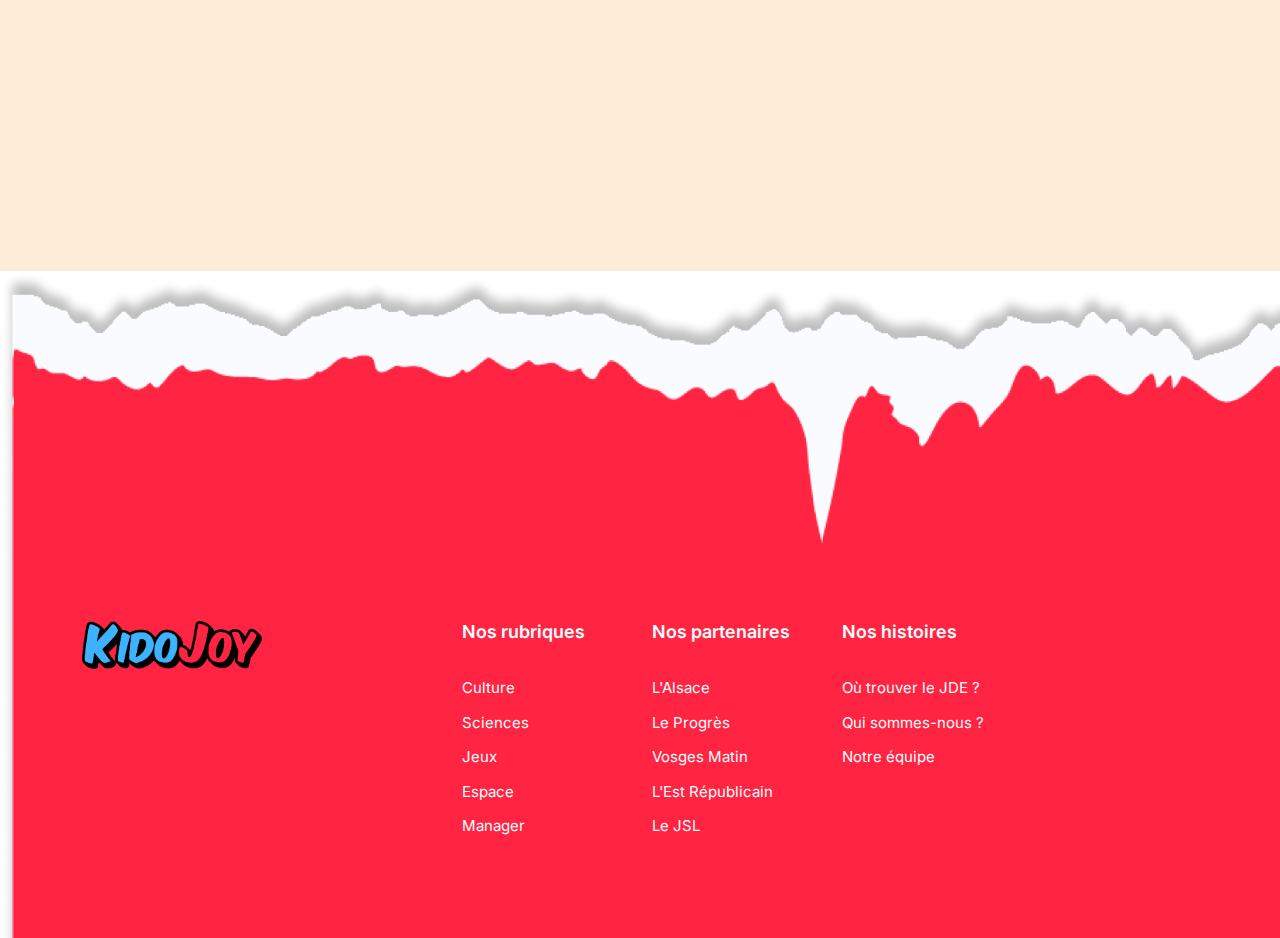
<file: jeux.html>
<!DOCTYPE html>
<html class="no-js" lang="zxx">

<head>
    <meta charset="utf-8" />
    <meta http-equiv="x-ua-compatible" content="ie=edge" />
    <title>KidoJoy </title>
    <meta name="description" content="" />
    <meta name="viewport" content="width=device-width, initial-scale=1" />
    <link rel="shortcut icon" type="image/x-icon" href="assets/images/logo/logo.png" />

    <link rel="stylesheet" href="assets/css/bootstrap.min.css" />
    <link rel="stylesheet" href="assets/css/LineIcons.2.0.css" />
    <link rel="stylesheet" href="assets/css/animate.css" />
    <link rel="stylesheet" href="assets/css/tiny-slider.css" />
    <link rel="stylesheet" href="assets/css/glightbox.min.css" />
    <link rel="stylesheet" href="assets/css/main.css" />
    

</head>
<body>

    <div class="preloader">
        <div class="preloader-inner">
            <div class="preloader-icon">
                <span></span>
                <span></span>
            </div>
        </div>
    </div>
    <header class="header navbar-area"  >
        <div class="container">
            <div class="row align-items-center">
                <div class="col-lg-12">
                    <div class="nav-inner">
                        <!-- Start Navbar -->
                        <nav class="navbar navbar-expand-lg">
                            <a class="navbar-brand" >
                                <img src="assets/images/logo/logo.png" alt="Logo">
                            </a>
                            <button class="navbar-toggler mobile-menu-btn" type="button" data-bs-toggle="collapse"
                                data-bs-target="#navbarSupportedContent" aria-controls="navbarSupportedContent"
                                aria-expanded="false" aria-label="Toggle navigation">
                                <span class="toggler-icon"></span>
                                <span class="toggler-icon"></span>
                                <span class="toggler-icon"></span>
                            </button>
                            <div class="collapse navbar-collapse sub-menu-bar" id="navbarSupportedContent">
                                <ul id="nav" class="navbar-nav ms-auto">
                                    <li class="nav-item">
                                        <a href="index.html" 
                                            aria-label="Toggle navigation" style="color: #000000;">A la une</a>
                                    </li>
                                    <li class="nav-item">
                                        <a href="culture.html"
                                            style="color: #000000;">Culture</a>
                                    </li>
                                    <li class="nav-item">
                                        <a href="jeux.html" aria-label="Toggle navigation"style="color: #000000;">Jeux</a>
                                    </li>
                                    <li class="nav-item">
                                        <a href="science.html" 
                                            aria-label="Toggle navigation" style="color: #000000;">Sciences</a>
                                    </li>
                                    <li class="nav-item">
                                        <a href="galerie.html" aria-label="Toggle navigation" style="color: #000000;">Espace</a>
                                    </li>
                               
                                    <li class="nav-item">
                                        <a href="javascript:void(0)" aria-label="Toggle navigation"style="color: #000000;">Contact</a>
                                    </li>
                                </ul>
                            </div> 
                            <div class="button add-list-button">

                                <a href="signin.html" >

                                    <img style="width: 40px;" src="assets/images/Name.png" >
                                </a>
                                <a href="signup.html" class="btn" style="background-color : #FFB830;color:white">Abonne toi</a>
                            </div>
                        </nav>
                    </div>
                </div>
            </div>
        </div>
    </header>
</body>


<section  class="features-background pricing-table section">
    <div class="container">
        <div class="row">
            <div class="col-12">
                <div class="section-title">
            
                    <h2 class="wow fadeInUp" data-wow-delay=".4s" style="color: #FFB830;">Découvrez l'univers magiques des jeux de la semaine </h2>
                    

                </div>
            </div>
            <div >
                <div class="single-table wow fadeInUp" data-wow-delay=".2s">
                    <div class="table-head">
                        <div class="photo">
                            <a >
                                <img src="assets/images/jeux/rec.png" >
                            </a>
                        </div>
                    </div>
                </div>
            </div>
    </div>
</section>   

<section class="pubs-background our-achievement section">
    <div class="container">
        <div class="row">
            <div class="col-lg-10 offset-lg-1 col-md-12 col-12">
                <div class="title">
                    <h1 class="wow fadeInUp" data-wow-delay=".4s" style="color: #FFB830;"><b>Prêt à jouer ! Découvrez tous nos jeux en ligne </b>
                    </h1>                        
                </div>
            </div>
        </div>
        <div class="row">
            <div class="col-lg-6 col-md-6 col-12">
                <div class="single-table wow fadeInUp" data-wow-delay=".2s">
                    <div class="table-head">
                        <div class="photo">
                            <a href="https://www.jeux.fr/jeux/puzzle" target="_blank">
                                <img src="assets/images/jeux/1.png" >
                            </a>
                        </div>
                    </div>
                </div>
            </div>
        
            <div class="col-lg-6 col-md-6 col-12">
                <div class="single-table wow fadeInUp" data-wow-delay=".2s">
                    <div class="table-head">
                        <div class="photo">
                            <a href="https://www.nosjeux.fr/games/candy_valley" target="_blank">
                                <img src="assets/images/jeux/2.png" >
                            </a>
                        </div>
                    </div>
                </div>
            </div>

            <div class="col-lg-6 col-md-6 col-12">
                <div class="single-table wow fadeInUp" data-wow-delay=".2s">
                    <div class="table-head">
                        <div class="photo">
                            <a href="https://www.friv.com/" target="_blank">
                                <img src="assets/images/jeux/3.png" >
                            </a>
                        </div>
                    </div>
                </div>
            </div>
        
            <div class="col-lg-6 col-md-6 col-12">
                <div class="single-table wow fadeInUp" data-wow-delay=".2s">
                    <div class="table-head">
                        <div class="photo">
                            <a href="https://poki.com/fr/magie" target="_blank">
                                <img src="assets/images/jeux/4.png" >
                            </a>
                        </div>
                    </div>
                </div>
            </div>
            <div class="col-lg-6 col-md-6 col-12">
                <div class="single-table wow fadeInUp" data-wow-delay=".2s">
                    <div class="table-head">
                        <div class="photo">
                            <a href="https://www.jeux2filles.fr/-barbie-/" target="_blank">
                                <img src="assets/images/jeux/5.png" >
                            </a>
                        </div>
                    </div>
                </div>
            </div>
        
            <div class="col-lg-6 col-md-6 col-12">
                <div class="single-table wow fadeInUp" data-wow-delay=".2s">
                    <div class="table-head">
                        <div class="photo">
                            <a href="https://www.silvergames.com/fr/city-construction-simulator" target="_blank">
                                <img src="assets/images/jeux/6.png" >
                            </a>
                        </div>
                    </div>
                </div>
            </div>
      
              
    </div>
</section>

<footer  class="footer">
    <!-- Start Footer Top -->
    <div   class="footer-top">
        <div  class="container">
            <div   class="footer-content row">
                <div class="col-lg-4 col-md-4 col-12">
                    <!-- Single Widget -->
                    <div class="single-footer f-about">
                        <div class="logo">
                            <a href="index.html">
                                <img src="assets/images/logo/logo.png" alt="#">
                            </a>
                        </div>
           
             
                    </div>
                    <!-- End Single Widget -->
                </div>
                <div class="col-lg-8 col-md-8 col-12">
                    <div class="row">
                        <div class="col-lg-3 col-md-6 col-12">
                            <!-- Single Widget -->
                            <div class="single-footer f-link">
                                <h3>Nos rubriques</h3>
                                <ul>
                                    <li><a href="culture.html">Culture</a></li>
                                    <li><a href="science.html">Sciences</a></li>
                                    <li><a href="jeux.html">Jeux</a></li>
                                    <li><a href="galerie.html">Espace</a></li>
                                    <li><a href="manager_signin.html">Manager</a></li>

                                </ul>
                            </div>
                            <!-- End Single Widget -->
                        </div>
                        <div class="col-lg-3 col-md-6 col-12">
                            <!-- Single Widget -->
                            <div class="single-footer f-link">
                                <h3>Nos partenaires</h3>
                
                                <ul>
                                    <li><a href="javascript:void(0)">L'Alsace </a></li>
                                    <li><a href="javascript:void(0)">Le Progrès</a></li>
                                    <li><a href="javascript:void(0)">Vosges Matin</a></li>
                                    <li><a href="javascript:void(0)"> L'Est Républicain</a></li>
                                    <li><a href="javascript:void(0)">Le JSL</a></li>
                                </ul>
                            </div>
                            <!-- End Single Widget -->
                        </div>
                        <div class="col-lg-3 col-md-6 col-12">
                            <!-- Single Widget -->
                            <div class="single-footer f-link">
                                <h3>Nos histoires</h3>
                                


                                <ul>
                                    <li><a href="javascript:void(0)">Où trouver le JDE ?</a></li>
                                    <li><a href="javascript:void(0)">Qui sommes-nous ?</a></li>
                                    <li><a href="javascript:void(0)">Notre équipe</a></li>
                               
                                </ul>
                            </div>
                            <!-- End Single Widget -->
                        </div>
                       
                        </div>
                    </div>
                </div>
            </div>
        </div>
    </div>
    <!--/ End Footer Top -->
</footer>
<!-- ========================= scroll-top ========================= -->
<a href="#" class="scroll-top">
    <i class="lni lni-chevron-up"></i>
</a>

<!-- ========================= JS here ========================= -->
<script src="assets/js/bootstrap.min.js"></script>
<script src="assets/js/wow.min.js"></script>
<script src="assets/js/tiny-slider.js"></script>
<script src="assets/js/glightbox.min.js"></script>
<script src="assets/js/count-up.min.js"></script>
<script src="assets/js/main.js"></script>
<script type="text/javascript">

    //====== counter up 
    var cu = new counterUp({
        start: 0,
        duration: 2000,
        intvalues: true,
        interval: 100,
        append: " ",
    });
    cu.start();
</script>
</file>
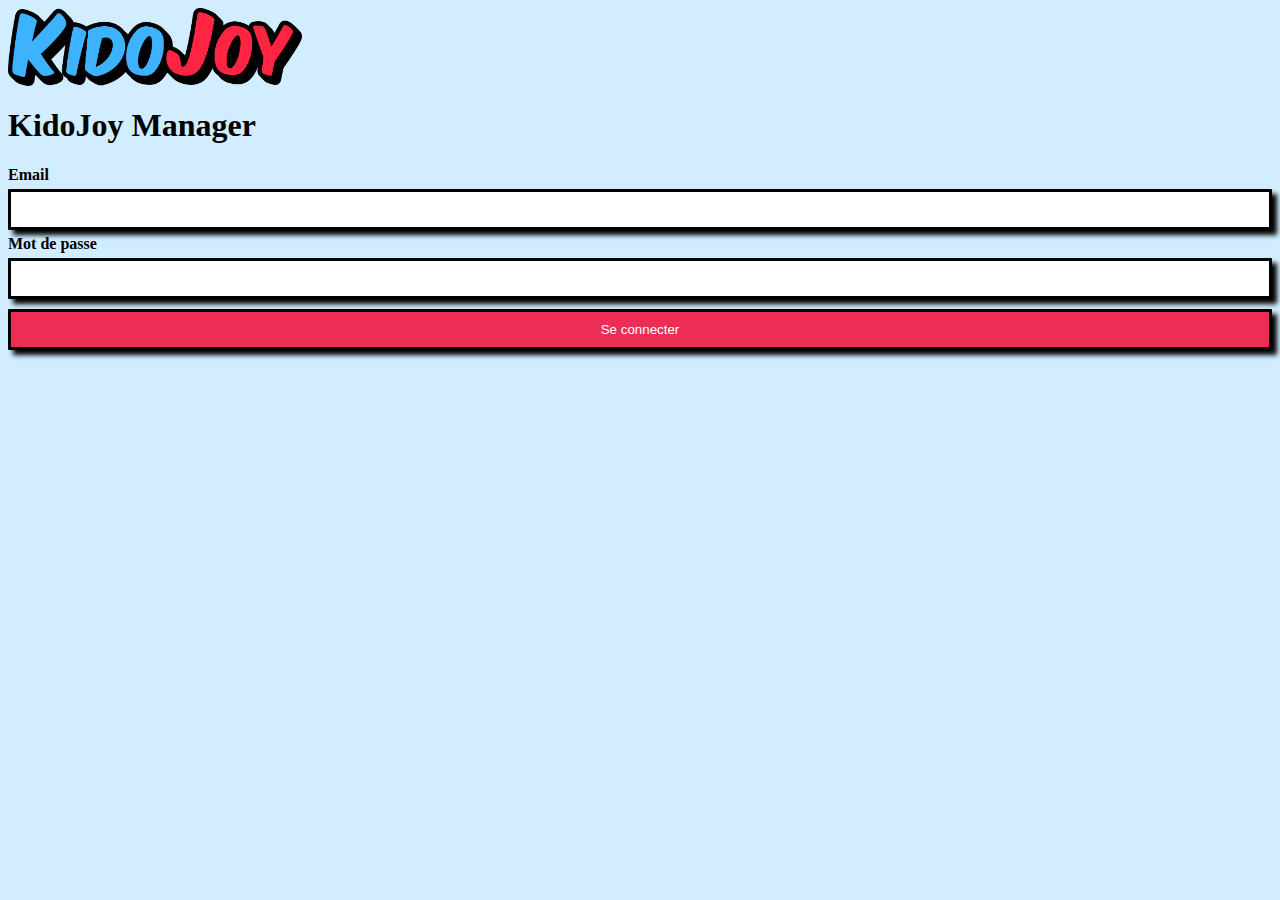
<file: manager_signin.html>
<link rel="stylesheet" href="https://cdn.jsdelivr.net/npm/bootstrap@4.6.2/dist/css/bootstrap.min.css" integrity="sha384-xOolHFLEh07PJGoPkLv1IbcEPTNtaed2xpHsD9ESMhqIYd0nLMwNLD69Npy4HI+N" crossorigin="anonymous">
<!DOCTYPE html>
<html>
    <head> 
		<meta name="viewport" content="width=device-width, initial-scale=1">
	<link rel="stylesheet" href="https://maxcdn.bootstrapcdn.com/font-awesome/4.6.1/css/font-awesome.min.css">

		<!-- Website CSS style -->
		<link rel="stylesheet" type="text/css" href="css/style.css">
		<title>KidoJoy Manager</title>
	</head>
<body class="background-right">
<div class="row" style="height: 100%;">
    <div class="col-xs-12 col-sm-8 col-md-8 mt-5">
		<form id ="loginForm" role="form">
			<div class="container">
				<div class="text-center "><img src="assets/images/logo/logo.png" class="logo1"></div>
			<h1  class="text-center p-3"><b>KidoJoy Manager</b></h1>
			<div class="row">
			</div>
			<div class="form-group">
				<label><b>Email</b></label>
                <input type="text" name="Email" id="Email" class="form-control input-lg" >
			</div>
			<div class="form-group">
                <label><b>Mot de passe</b></label>
				<input type="password" name="Mot_de_passe" id="Mot_de_passe" class="form-control input-lg">
			</div>
				<div class="col-xs-12 col-md-12"><input style="background-color: #ec2e57;" type="submit" value="Se connecter" class="btn btn-primary btn-block btn-lg "></div>
				<div id="errorMessage" style="color: red; margin-top: 10px;"></div>

			</div>
		</form>
	
</div>

<!-- ... -->
<!-- Ajouter ce script à la fin de votre fichier HTML -->
<script>
    document.getElementById('loginForm').addEventListener('submit', function (event) {
      event.preventDefault(); // Empêcher l'envoi par défaut du formulaire
  
      // Récupérer les valeurs du formulaire
      const email = document.getElementById('Email').value;
      const password = document.getElementById('Mot_de_passe').value;
  
      // Vérifier les identifiants
      if (email === 'admin' && password === 'admin') {
        // Rediriger vers posts.html
        window.location.href = 'posts.html';
      } else {
        // Afficher un message d'erreur
        document.getElementById('errorMessage').textContent = 'Identifiants incorrects. Veuillez réessayer.';
      }
    });
  </script>
  

</body>
</html>
</file>
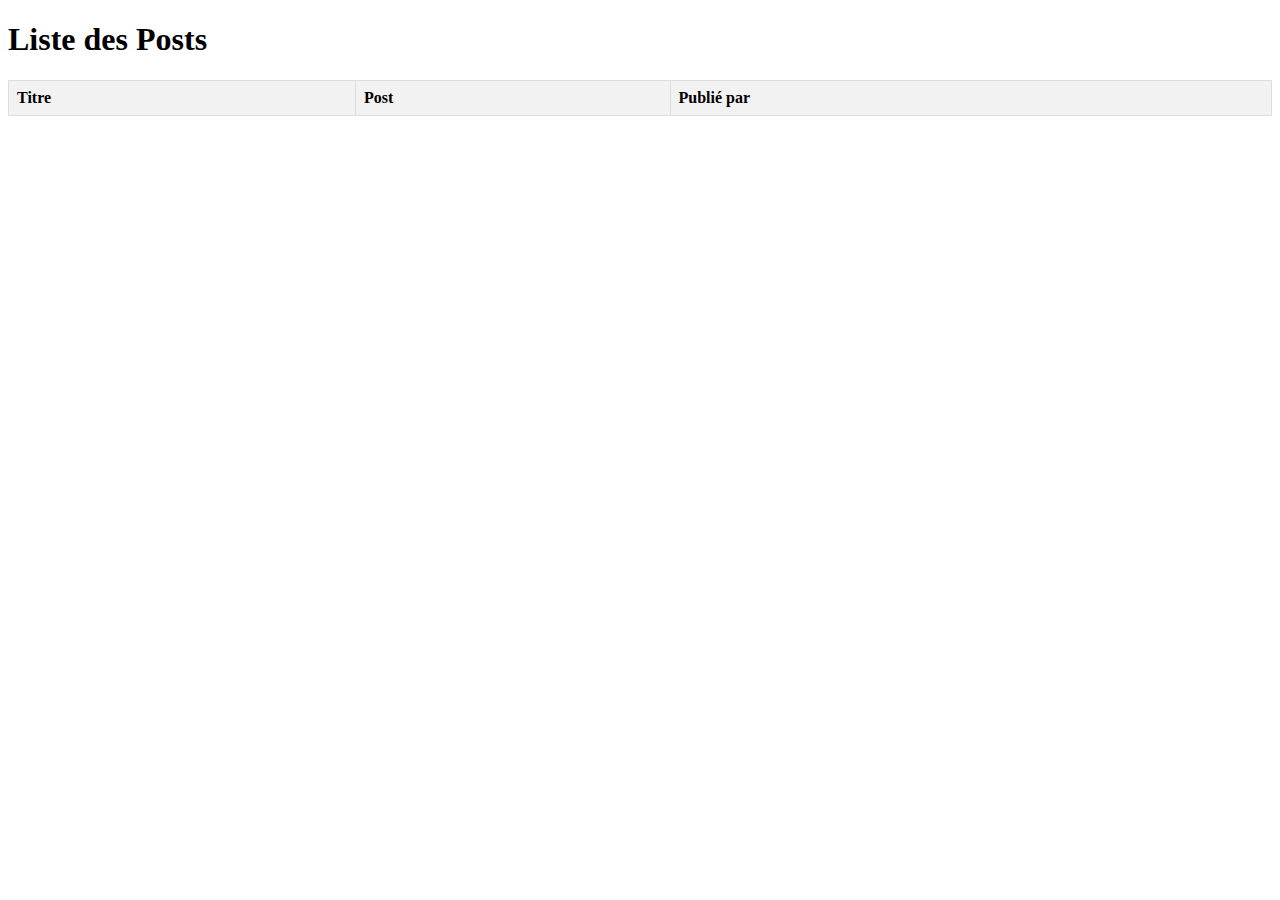
<file: posts.html>
<!-- index.html -->
<!DOCTYPE html>
<html lang="en">
<head>
  <meta charset="UTF-8">
  <meta name="viewport" content="width=device-width, initial-scale=1.0">
  <title>Liste des Posts</title>
  <style>
    table {
      width: 100%;
      border-collapse: collapse;
      margin-top: 20px;
    }

    th, td {
      border: 1px solid #ddd;
      padding: 8px;
      text-align: left;
    }

    th {
      background-color: #f2f2f2;
    }
  </style>
</head>
<body>
  <h1>Liste des Posts</h1>
  <table id="postTable">
    <thead>
      <tr>
        <th>Titre</th>
        <th>Post</th>
        <th>Publié par</th>
      </tr>
    </thead>
    <tbody></tbody>
  </table>

  <script>
    // Charger les posts lors du chargement de la page
    window.onload = function() {
      fetchPosts();
    };

    // Fonction pour récupérer et afficher les posts
    function fetchPosts() {
      fetch('http://localhost:3000/post')  // Assurez-vous d'ajuster l'URL en fonction de votre serveur
        .then(response => response.json())
        .then(posts => {
          // Appeler la fonction pour afficher les posts dans le tableau
          displayPosts(posts);
        })
        .catch(error => {
          console.error('Erreur lors de la récupération des posts:', error);
        });
    }

 async function getUserName(userId) {
  try {
    const response = await fetch(`http://localhost:3000/user/${userId}`);
    const userData = await response.json();
    return `${userData.nom} ${userData.prenom}`;
  } catch (error) {
    console.error('Erreur lors de la récupération du nom d\'utilisateur:', error);
    return 'Utilisateur inconnu';
  }
}

async function displayPosts(posts) {
  const postTable = document.getElementById('postTable');
  const tbody = postTable.querySelector('tbody');

  // Effacer le contenu existant
  tbody.innerHTML = '';

  // Ajouter chaque post au tableau
  for (const post of posts) {
    const row = tbody.insertRow();

    // Ajouter les données dans chaque cellule
    const titleCell = row.insertCell(0);
    titleCell.textContent = post.title;

    const postCell = row.insertCell(1);
    const photoLink = document.createElement('a');
    photoLink.href = `${post.photo}`;
    photoLink.textContent = 'Voir la post';
    photoLink.target = '_blank';
    postCell.appendChild(photoLink);

    const publishedByCell = row.insertCell(2);
    const userName = await getUserName(post.user_id);
    publishedByCell.textContent = ` ${userName}`;
  }
}
//
  </script>
</body>
</html>
</file>
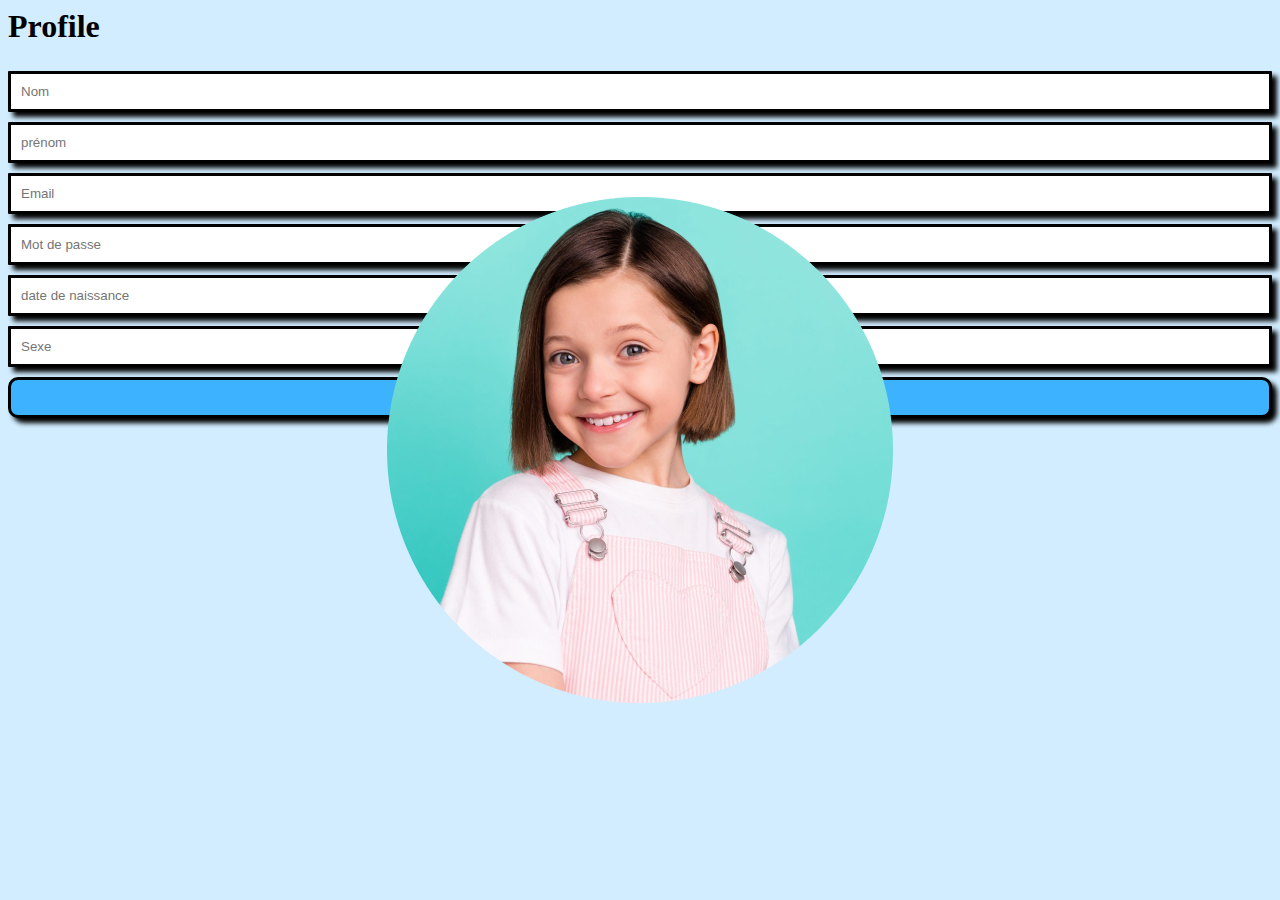
<file: Profile.html>
<link rel="stylesheet" href="https://cdn.jsdelivr.net/npm/bootstrap@4.6.2/dist/css/bootstrap.min.css" integrity="sha384-xOolHFLEh07PJGoPkLv1IbcEPTNtaed2xpHsD9ESMhqIYd0nLMwNLD69Npy4HI+N" crossorigin="anonymous">
<!DOCTYPE html>
<html>
    <head> 
		<meta name="viewport" content="width=device-width, initial-scale=1">
	<link rel="stylesheet" href="https://maxcdn.bootstrapcdn.com/font-awesome/4.6.1/css/font-awesome.min.css">

		<!-- Website CSS style -->
		<link rel="stylesheet" type="text/css" href="css/style.css">
		<title>Mon profile</title>
	</head>
<body class="background-right">
<div class="row" style="height: 100%;">
    <div class="col-xs-12 col-sm-8 col-md-8 mt-5">
		<form id="profileForm">

			<div class="container">
				<div class="text-left"><h1 style="width: 500px;">Profile</h1></div>

			
			<div class="row">
				<div class="col-xs-12 col-sm-6 col-md-6">
					<div class="form-group">
                        <input type="text" name="Nom" id="Nom" class="form-control input-lg" placeholder="Nom">
					</div>
				</div>
				<div class="col-xs-12 col-sm-6 col-md-6">
					<div class="form-group">
						<input type="text" name="prenom" id="prenom" class="form-control input-lg" placeholder="prénom" >
					</div>
				</div>
			</div>
			<div class="form-group">
				<input type="text" name="Email" id="Email" class="form-control input-lg" placeholder="Email">
			</div>
			<div class="form-group">
				<input type="password" name="Mot_de_passe" id="Mot_de_passe" class="form-control input-lg" placeholder="Mot de passe">
			</div>
			
			<div class="row">
				<div class="col-xs-12 col-sm-6 col-md-6">
					<div class="form-group">
                        <input type="text" name="date_de_naissance" id="date_de_naissance" class="form-control input-lg" placeholder="date de naissance">
					</div>
				</div>
				<div class="col-xs-12 col-sm-6 col-md-6">
					<div class="form-group">
						<input type="text" name="Sexe" id="Sexe" class="form-control input-lg" placeholder="Sexe" >
					</div>
				</div>
				<div class="col-xs-12 col-md-12" ><input style="color:white" type="submit" value="Modifier" class="btn btn-primary btn-block btn-lg creer"></div>
				</div>

				<div class="row">
				
			</div>
			</div>
		</form>
	
</div>
<div class="col-xs-12 col-sm-4 col-md-4 ">
		<div class="vertical-center">
			<img src="assets/images/Ellipse 1437.png" alt="Logo">

		</div>
	</div>
</div>

  

</body>
<!-- ... (your HTML code) ... -->

<!-- ... (your HTML code) ... -->

<script>
	document.addEventListener('DOMContentLoaded', function () {
	  // Retrieve userId from localStorage
	  const userId = parseInt(localStorage.getItem('userId'), 10);
  
	  // Fetch all user data from the server using the userId
	  fetch(`http://localhost:3000/user/${userId}`)
		.then(response => response.json())
		.then(userData => {
		  // Set user data to form fields
		  document.getElementById('Nom').value = userData.nom || '';
		  document.getElementById('prenom').value = userData.prenom || '';
		  document.getElementById('Email').value = userData.email || '';
		  // For security reasons, do not pre-fill password field
		  document.getElementById('Mot_de_passe').value = userData.password;
		  document.getElementById('date_de_naissance').value = userData.date_naissance || '';
		  document.getElementById('Sexe').value = userData.sexe || '';
		})
		.catch(error => console.error('Error fetching user data:', error));
  
	  // Form submission
	  document.getElementById('profileForm').addEventListener('submit', function (event) {
		event.preventDefault();
  
			const updatedNom = document.getElementById('Nom').value;
			const updatedPrenom = document.getElementById('prenom').value;
			const updatedEmail = document.getElementById('Email').value;
			const updatedMotDePasse = document.getElementById('Mot_de_passe').value;
			const updatedDateNaissance = document.getElementById('date_de_naissance').value;
			const updatedSexe = document.getElementById('Sexe').value;
		
			console.log(userId)
			console.log(updatedPrenom)
			console.log(updatedNom)
			console.log(updatedMotDePasse)
			console.log(updatedSexe)
			console.log(updatedEmail)

		fetch(`http://localhost:3000/user/update`, {
		  method: 'PUT',
		  headers: {
			'Content-Type': 'application/json',
		  },
		  body: JSON.stringify({
			userId: userId,
			nom: updatedNom,
			prenom: updatedPrenom,
			email: updatedEmail,
			password: updatedMotDePasse,
			date_naissance: updatedDateNaissance,
			sexe: updatedSexe,
		  }),
		})
		.then(response => response.json())
		.then(updatedUserData => {
		  console.log('User data updated successfully:', updatedUserData);
		  // Redirect to profile.html or perform other actions as needed
		  window.location.href = 'Profile.html';
		})
		.catch(error => console.error('Error updating user data:', error));
	  });
	});
  </script>
  

  
</html>
</file>
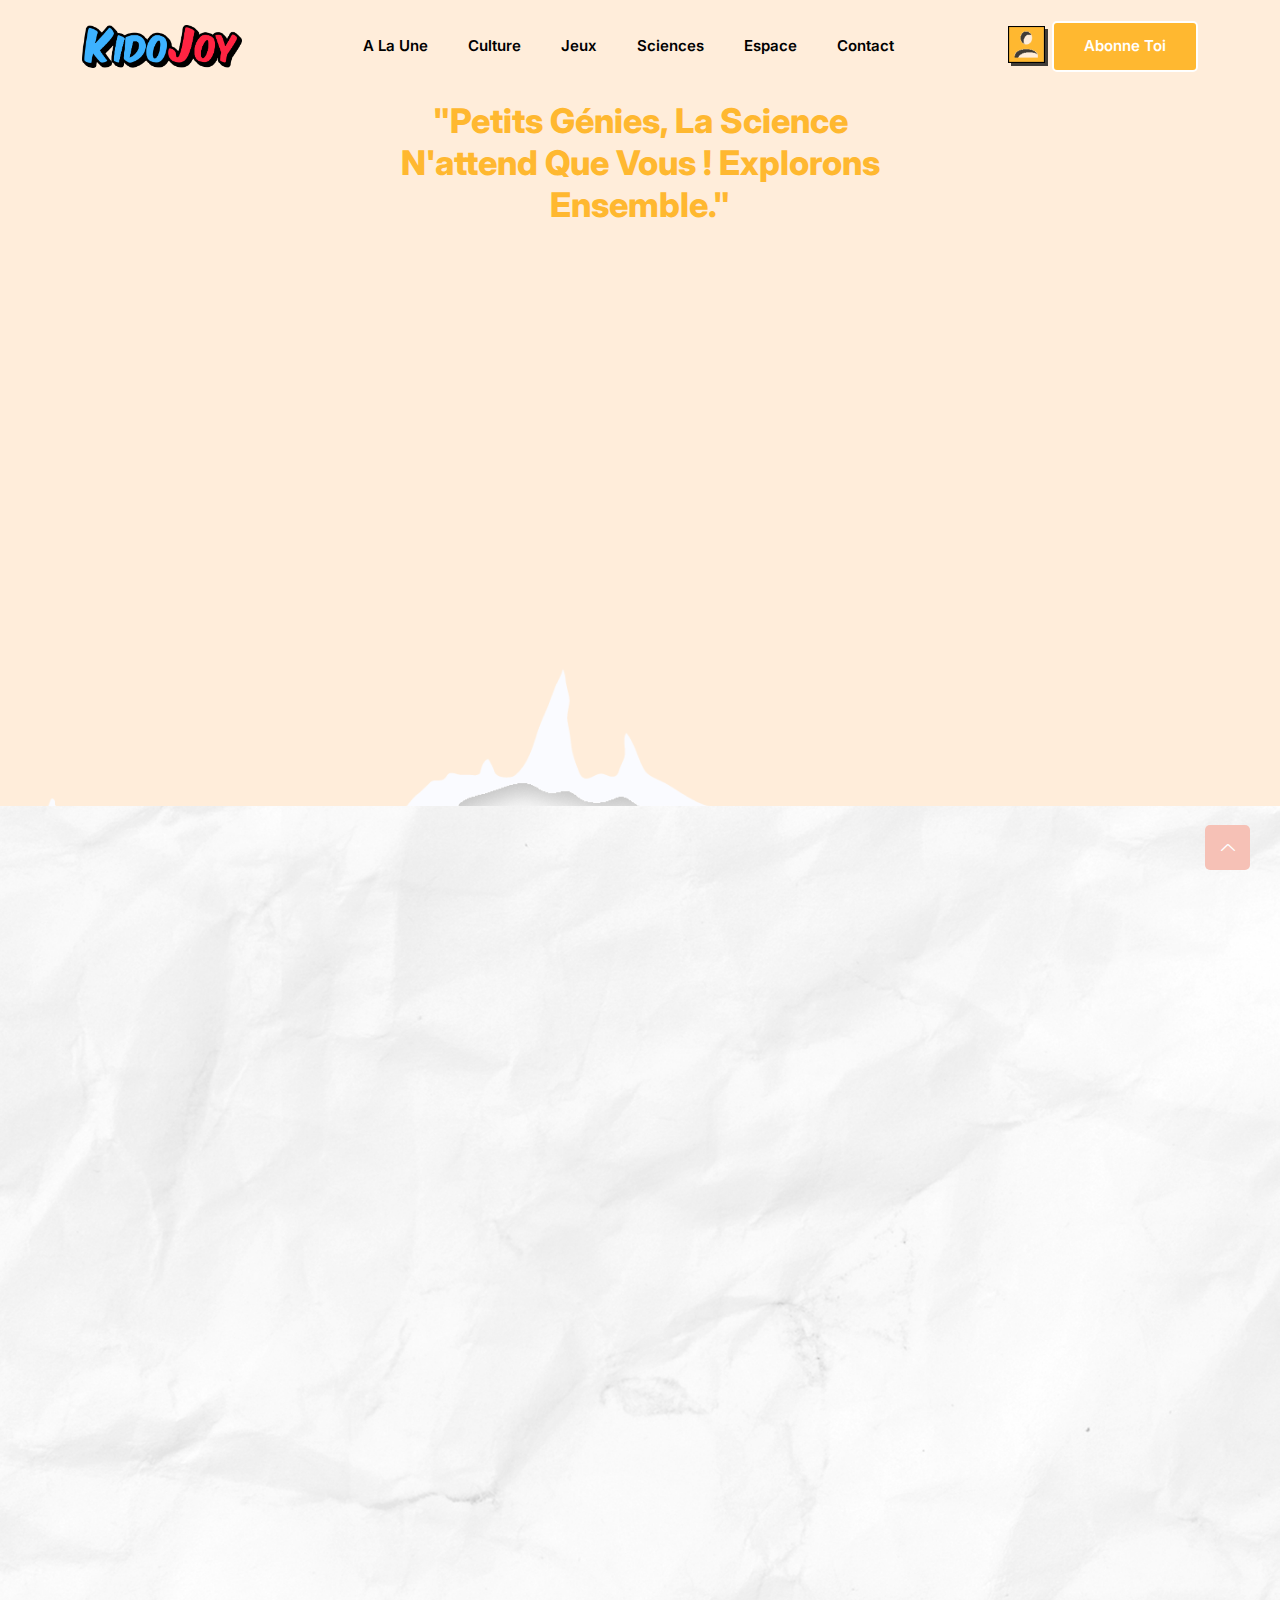
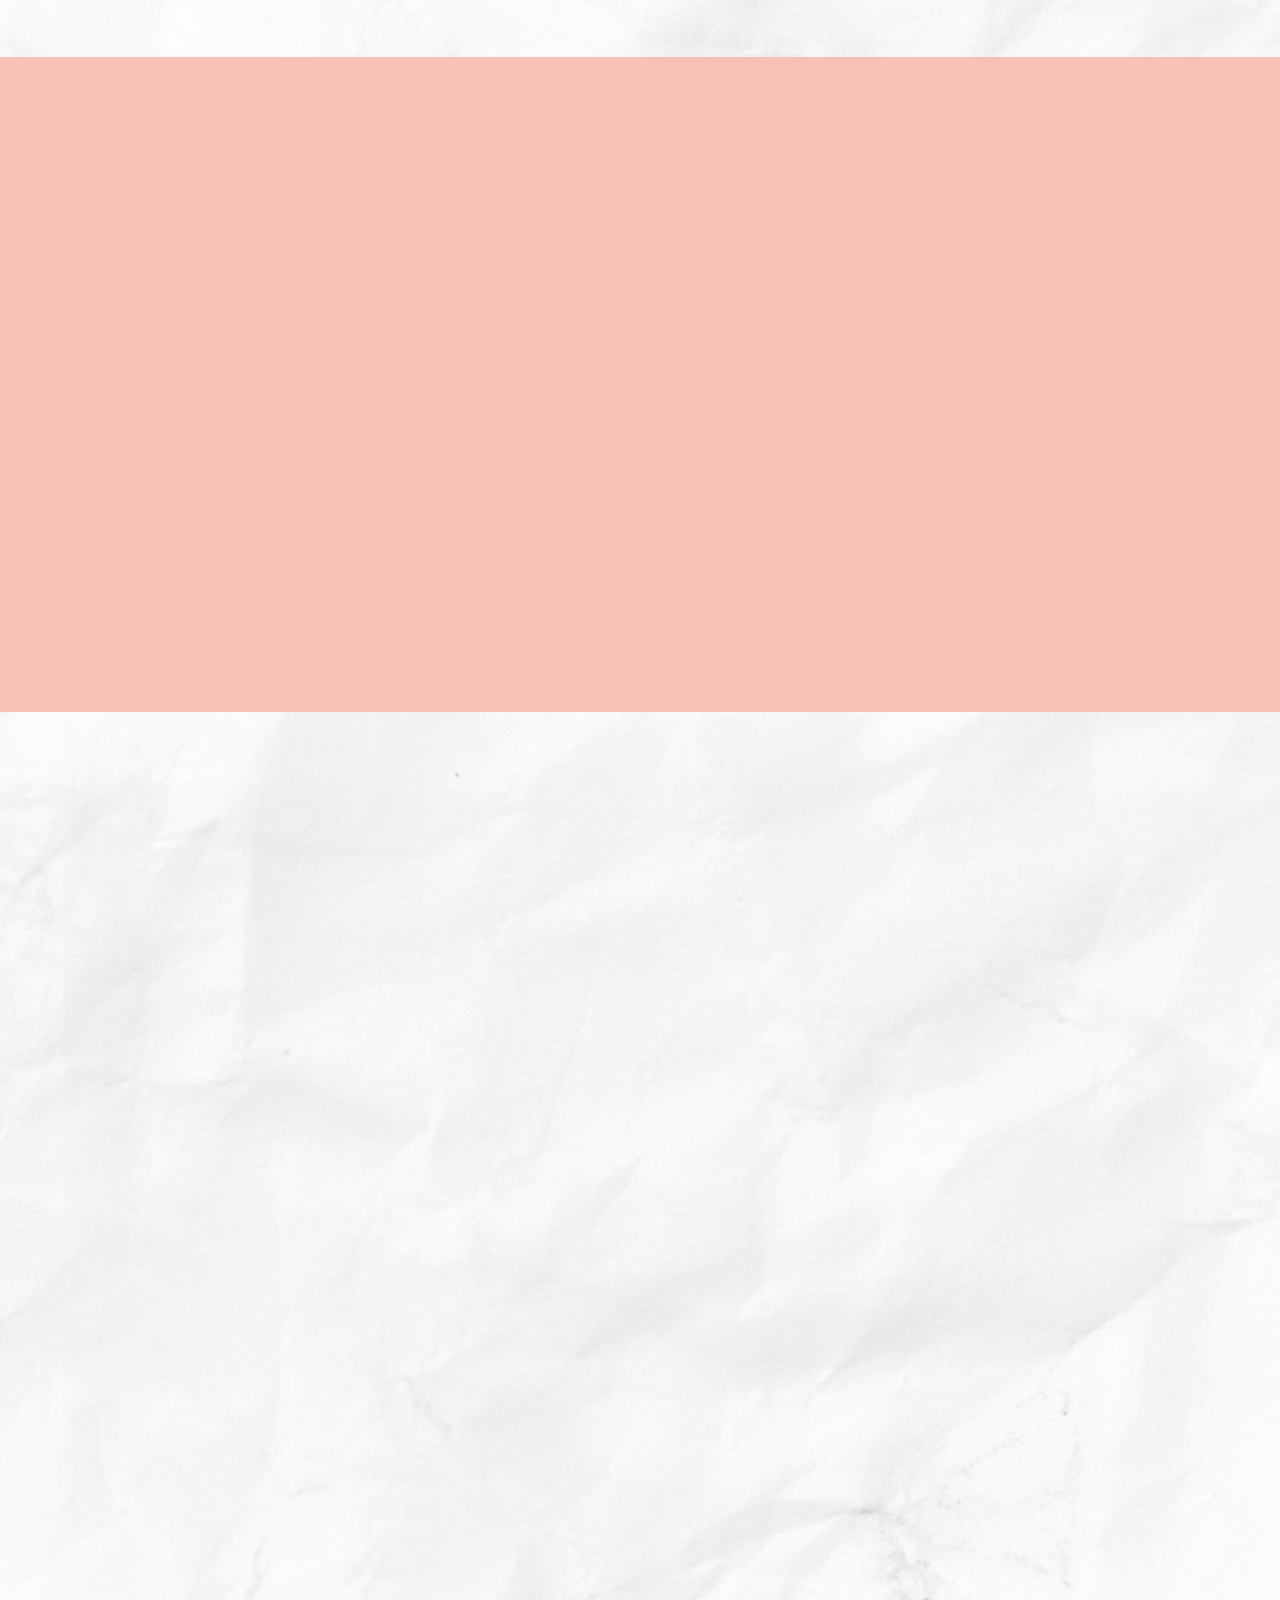
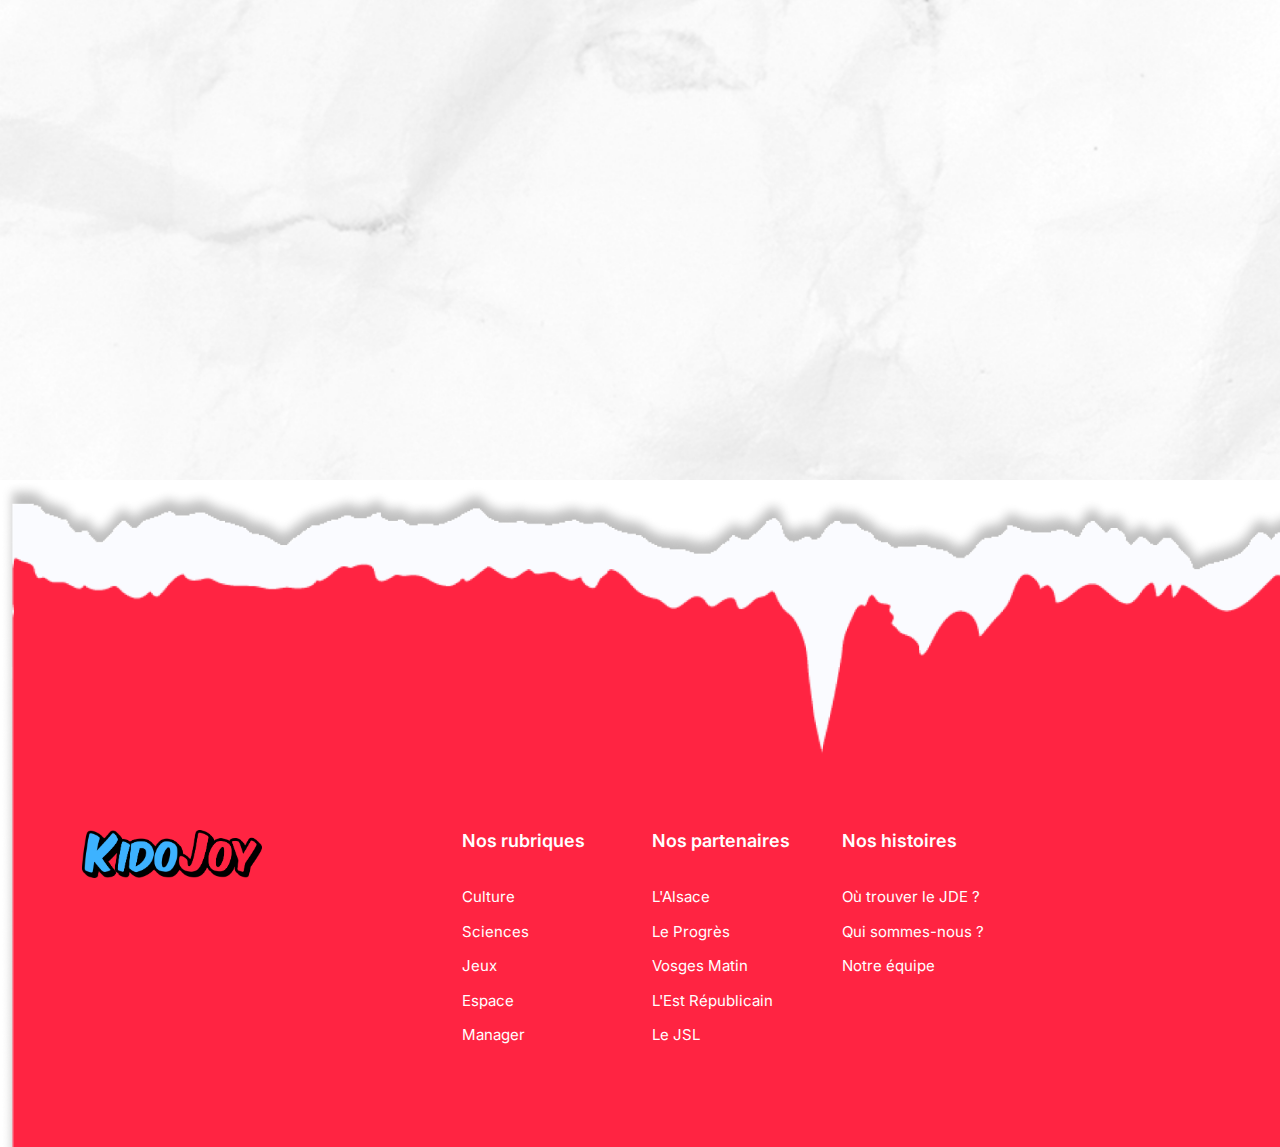
<file: science.html>
<!DOCTYPE html>
<html class="no-js" lang="zxx">

<head>
    <meta charset="utf-8" />
    <meta http-equiv="x-ua-compatible" content="ie=edge" />
    <title>KidoJoy </title>
    <meta name="description" content="" />
    <meta name="viewport" content="width=device-width, initial-scale=1" />
    <link rel="shortcut icon" type="image/x-icon" href="assets/images/logo/logo.png" />

    <link rel="stylesheet" href="assets/css/bootstrap.min.css" />
    <link rel="stylesheet" href="assets/css/LineIcons.2.0.css" />
    <link rel="stylesheet" href="assets/css/animate.css" />
    <link rel="stylesheet" href="assets/css/tiny-slider.css" />
    <link rel="stylesheet" href="assets/css/glightbox.min.css" />
    <link rel="stylesheet" href="assets/css/main.css" />
    

</head>
<body>

    <div class="preloader">
        <div class="preloader-inner">
            <div class="preloader-icon">
                <span></span>
                <span></span>
            </div>
        </div>
    </div>
    <header class="header navbar-area"  >
        <div class="container">
            <div class="row align-items-center">
                <div class="col-lg-12">
                    <div class="nav-inner">
                        <!-- Start Navbar -->
                        <nav class="navbar navbar-expand-lg">
                            <a class="navbar-brand" >
                                <img src="assets/images/logo/logo.png" alt="Logo">
                            </a>
                            <button class="navbar-toggler mobile-menu-btn" type="button" data-bs-toggle="collapse"
                                data-bs-target="#navbarSupportedContent" aria-controls="navbarSupportedContent"
                                aria-expanded="false" aria-label="Toggle navigation">
                                <span class="toggler-icon"></span>
                                <span class="toggler-icon"></span>
                                <span class="toggler-icon"></span>
                            </button>
                            <div class="collapse navbar-collapse sub-menu-bar" id="navbarSupportedContent">
                                <ul id="nav" class="navbar-nav ms-auto">
                                    <li class="nav-item">
                                        <a href="index.html" 
                                            aria-label="Toggle navigation" style="color: #000000;">A la une</a>
                                    </li>
                                    <li class="nav-item">
                                        <a href="culture.html"
                                            style="color: #000000;">Culture</a>
                                    </li>
                                    <li class="nav-item">
                                        <a href="jeux.html" aria-label="Toggle navigation"style="color: #000000;">Jeux</a>
                                    </li>
                                    <li class="nav-item">
                                        <a href="science.html" 
                                            aria-label="Toggle navigation" style="color: #000000;">Sciences</a>
                                    </li>
                                    <li class="nav-item">
                                        <a href="galerie.html" aria-label="Toggle navigation" style="color: #000000;">Espace</a>
                                    </li>
                               
                                    <li class="nav-item">
                                        <a href="javascript:void(0)" aria-label="Toggle navigation"style="color: #000000;">Contact</a>
                                    </li>
                                </ul>
                            </div> 
                            <div class="button add-list-button">

                                <a href="signin.html" >

                                    <img style="width: 40px;" src="assets/images/Name.png" >
                                </a>
                                <a href="signup.html" class="btn" style="background-color : #FFB830;color:white">Abonne toi</a>
                            </div>
                        </nav>
                    </div>
                </div>
            </div>
        </div>
    </header>


    <section id="science" class="header-background">
        <div class="container">
            <div class="col-12">
                <div class="section-title">
            
                    <h2 class="wow fadeInUp" data-wow-delay=".4s" style="color: #FFB830;">"Petits génies, la science n'attend que vous ! Explorons ensemble." </h2>
                    

                </div>
            </div>
            <div style = "display: flex; justify-content: center;
            align-items: center;">
                        <div></div>    
                        <div class="hero-image wow fadeInRight" data-wow-delay=".4s">

                            <iframe width="700" height="400" src="https://www.youtube.com/embed/shQJd3oGYn8?si=KKI5YsLhGOHQRgn5" title="YouTube video player" frameborder="0" allow="accelerometer; autoplay; clipboard-write; encrypted-media; gyroscope; picture-in-picture; web-share" allowfullscreen></iframe>
                        </div>
                        <div></div>
            </div>
        </div>
    </section>
    <section id="features" class="features-background" >

        <div style="margin-top:20px ;"class="col-lg-10 offset-lg-1 col-md-12 col-12">
            <div class="title">
                <h1 class="wow fadeInUp" data-wow-delay=".4s" style="color: #FFB830;">Découvrez des savoirs avec nos articles uniques !
                </h1>                        
            </div>
            <div class="row">
                <div class="col-lg-6 col-md-6 col-12">
                    <div class="single-table wow fadeInUp" data-wow-delay=".2s">
                        <div class="table-head">
                            <div class="photo">
                                <img src="assets/images/articles/Resources card 6.png" >

                            </div>
                        </div>
                    </div>
                </div>
            
                <div class="col-lg-6 col-md-6 col-12">
                    <div class="single-table wow fadeInUp" data-wow-delay=".2s">
                        <div class="table-head">
                            <div class="photo">
                                <img src="assets/images/articles/Resources card 8.png" >

                            </div>
                        </div>
                    </div>
                </div>
              
          
            </div>
        </div>        
    </section>


    <section class="section call-action">
        <div class="container">
            <div class="row">
                <div class="col-lg-8 offset-lg-2 col-md-12 col-12">
                    <div class="cta-content">
                        <h2 class="wow fadeInUp" data-wow-delay=".2s" style="color: #FFB830;">Explorez l monde avec nos vidéos scientifiques captivantes ! </h2>
                      
                    </div>
                </div>
                <div class="image-container">
                    <iframe width="560" height="315" src="https://www.youtube.com/embed/C_Sc5ZjdfFI?si=Q8QoKjsWKgw5XoX6" title="YouTube video player" frameborder="0" allow="accelerometer; autoplay; clipboard-write; encrypted-media; gyroscope; picture-in-picture; web-share" allowfullscreen></iframe>

                    <iframe width="560" height="315" src="https://www.youtube.com/embed/C6zNxB-ChA0?si=xbJyaX1y6NpMjkKP" title="YouTube video player" frameborder="0" allow="accelerometer; autoplay; clipboard-write; encrypted-media; gyroscope; picture-in-picture; web-share" allowfullscreen></iframe>               
               
                    <iframe width="560" height="315" src="https://www.youtube.com/embed/EErBM9xh8Pk?si=UxRznYP2QHKeOw8N" title="YouTube video player" frameborder="0" allow="accelerometer; autoplay; clipboard-write; encrypted-media; gyroscope; picture-in-picture; web-share" allowfullscreen></iframe>
            </div>
        </div>
    </section>


    <section  class="features-background pricing-table section">
        <div class="container">
            <div class="row">
                <div class="col-12">
                    <div class="section-title">
                
                        <h2 class="wow fadeInUp" data-wow-delay=".4s" style="color: #FFB830;">La science, c'est super simple et amusant, prêts pour l'aventure ?
                        </h2>
                        

                    </div>
                </div>
            </div>
            <div class="row">
                <div class="col-lg-4 col-md-4 col-12">
                    <div class="single-table wow fadeInUp" data-wow-delay=".2s">
                        <div class="table-head">
                            <div class="photo">
                                <a href="lamoufettequipete/index.html" target="_blank">
                                    <img src="assets/images/science/1.png" >
                                </a>
                            </div>
                        </div>
                    </div>
                </div>
            
                <div class="col-lg-4 col-md-4 col-12">
                    <div class="single-table wow fadeInUp" data-wow-delay=".2s">
                        <div class="table-head">
                            <div class="photo">
                                <a href="petitzen/index.html" target="_blank">
                                    <img src="assets/images/science/2.png" >
                                </a>
                            </div>
                        </div>
                    </div>
                </div>
            
                <div class="col-lg-4 col-md-4 col-12">
                    <div class="single-table wow fadeInUp" data-wow-delay=".2s">
                        <div class="table-head">
                            <div class="photo">
                                <a href="petitzen/index.html" target="_blank">
                                    <img src="assets/images/science/3.png" >
                                </a>
                            </div>
                        </div>
                    </div>
                </div>
            </div>
            
            <div class="row">
                <div class="col-lg-4 col-md-4 col-12">
                    <div class="single-table wow fadeInUp" data-wow-delay=".2s">
                        <div class="table-head">
                            <div class="photo">
                                <a href="lamoufettequipete/index.html" target="_blank">
                                    <img src="assets/images/science/4.png" >
                                </a>
                            </div>
                        </div>
                    </div>
                </div>
            
                <div class="col-lg-4 col-md-4 col-12">
                    <div class="single-table wow fadeInUp" data-wow-delay=".2s">
                        <div class="table-head">
                            <div class="photo">
                                <a href="petitzen/index.html" target="_blank">
                                    <img src="assets/images/science/5.png" >
                                </a>
                            </div>
                        </div>
                    </div>
                </div>
            
                <div class="col-lg-4 col-md-4 col-12">
                    <div class="single-table wow fadeInUp" data-wow-delay=".2s">
                        <div class="table-head">
                            <div class="photo">
                                <a href="petitzen/index.html" target="_blank">
                                    <img src="assets/images/science/6.png" >
                                </a>
                            </div>
                        </div>
                    </div>
                </div>
            </div>
            
        </div>
    </section>


</body>

<footer  class="footer">
    <!-- Start Footer Top -->
    <div   class="footer-top">
        <div  class="container">
            <div   class="footer-content row">
                <div class="col-lg-4 col-md-4 col-12">
                    <!-- Single Widget -->
                    <div class="single-footer f-about">
                        <div class="logo">
                            <a href="index.html">
                                <img src="assets/images/logo/logo.png" alt="#">
                            </a>
                        </div>
           
             
                    </div>
                    <!-- End Single Widget -->
                </div>
                <div class="col-lg-8 col-md-8 col-12">
                    <div class="row">
                        <div class="col-lg-3 col-md-6 col-12">
                            <!-- Single Widget -->
                            <div class="single-footer f-link">
                                <h3>Nos rubriques</h3>
                                <ul>
                                    <li><a href="culture.html">Culture</a></li>
                                    <li><a href="science.html">Sciences</a></li>
                                    <li><a href="jeux.html">Jeux</a></li>
                                    <li><a href="galerie.html">Espace</a></li>
                                    <li><a href="manager_signin.html">Manager</a></li>

                                </ul>
                            </div>
                            <!-- End Single Widget -->
                        </div>
                        <div class="col-lg-3 col-md-6 col-12">
                            <!-- Single Widget -->
                            <div class="single-footer f-link">
                                <h3>Nos partenaires</h3>
                
                                <ul>
                                    <li><a href="javascript:void(0)">L'Alsace </a></li>
                                    <li><a href="javascript:void(0)">Le Progrès</a></li>
                                    <li><a href="javascript:void(0)">Vosges Matin</a></li>
                                    <li><a href="javascript:void(0)"> L'Est Républicain</a></li>
                                    <li><a href="javascript:void(0)">Le JSL</a></li>
                                </ul>
                            </div>
                            <!-- End Single Widget -->
                        </div>
                        <div class="col-lg-3 col-md-6 col-12">
                            <!-- Single Widget -->
                            <div class="single-footer f-link">
                                <h3>Nos histoires</h3>
                                


                                <ul>
                                    <li><a href="javascript:void(0)">Où trouver le JDE ?</a></li>
                                    <li><a href="javascript:void(0)">Qui sommes-nous ?</a></li>
                                    <li><a href="javascript:void(0)">Notre équipe</a></li>
                               
                                </ul>
                            </div>
                            <!-- End Single Widget -->
                        </div>
                       
                        </div>
                    </div>
                </div>
            </div>
        </div>
    </div>
    <!--/ End Footer Top -->
</footer>
<!-- ========================= scroll-top ========================= -->
<a href="#" class="scroll-top">
    <i class="lni lni-chevron-up"></i>
</a>

<!-- ========================= JS here ========================= -->
<script src="assets/js/bootstrap.min.js"></script>
<script src="assets/js/wow.min.js"></script>
<script src="assets/js/tiny-slider.js"></script>
<script src="assets/js/glightbox.min.js"></script>
<script src="assets/js/count-up.min.js"></script>
<script src="assets/js/main.js"></script>
<script type="text/javascript">

    //====== counter up 
    var cu = new counterUp({
        start: 0,
        duration: 2000,
        intvalues: true,
        interval: 100,
        append: " ",
    });
    cu.start();
</script>
</file>
<file: assets/css/tiny-slider.css>
.tns-outer{padding:0!important}.tns-outer [hidden]{display:none!important}.tns-outer [aria-controls],.tns-outer [data-action]{cursor:pointer}.tns-slider{-webkit-transition:all 0s;-moz-transition:all 0s;transition:all 0s}.tns-slider>.tns-item{-webkit-box-sizing:border-box;-moz-box-sizing:border-box;box-sizing:border-box}.tns-horizontal.tns-subpixel{white-space:nowrap}.tns-horizontal.tns-subpixel>.tns-item{display:inline-block;vertical-align:top;white-space:normal}.tns-horizontal.tns-no-subpixel:after{content:'';display:table;clear:both}.tns-horizontal.tns-no-subpixel>.tns-item{float:left}.tns-horizontal.tns-carousel.tns-no-subpixel>.tns-item{margin-right:-100%}.tns-no-calc{position:relative;left:0}.tns-gallery{position:relative;left:0;min-height:1px}.tns-gallery>.tns-item{position:absolute;left:-100%;-webkit-transition:transform 0s,opacity 0s;-moz-transition:transform 0s,opacity 0s;transition:transform 0s,opacity 0s}.tns-gallery>.tns-slide-active{position:relative;left:auto!important}.tns-gallery>.tns-moving{-webkit-transition:all .25s;-moz-transition:all .25s;transition:all .25s}.tns-autowidth{display:inline-block}.tns-lazy-img{-webkit-transition:opacity .6s;-moz-transition:opacity .6s;transition:opacity .6s;opacity:.6}.tns-lazy-img.tns-complete{opacity:1}.tns-ah{-webkit-transition:height 0s;-moz-transition:height 0s;transition:height 0s}.tns-ovh{overflow:hidden}.tns-visually-hidden{position:absolute;left:-10000em}.tns-transparent{opacity:0;visibility:hidden}.tns-fadeIn{opacity:1;filter:alpha(opacity=100);z-index:0}.tns-normal,.tns-fadeOut{opacity:0;filter:alpha(opacity=0);z-index:-1}.tns-vpfix{white-space:nowrap}.tns-vpfix>div,.tns-vpfix>li{display:inline-block}.tns-t-subp2{margin:0 auto;width:310px;position:relative;height:10px;overflow:hidden}.tns-t-ct{width:2333.3333333%;width:-webkit-calc(100% * 70/3);width:-moz-calc(100% * 70/3);width:calc(100% * 70/3);position:absolute;right:0}.tns-t-ct:after{content:'';display:table;clear:both}.tns-t-ct>div{width:1.4285714%;width:-webkit-calc(100%/70);width:-moz-calc(100%/70);width:calc(100%/70);height:10px;float:left}
</file>
<file: css/style.css>
.background-left{
  
  border-radius: 0px;	
  /* background: url('../assets/images/bg/bg_blue.png') center/cover; */
}
.background-right-signin{
  border-radius: 0px;	
  background: url('../assets/images/bg/pp.png') center/cover;
}

.seconnecter{
  padding: 10px;
  background-color: #4CAF50;
  color: white;
  border: 1px solid black; /* Bordure noire */
  border-radius: 5px;
  cursor: pointer;
  box-shadow: 2px 2px 5px black; 
}

button:hover {
    background-color: #45a049;
}

input {
  width: 100%;
  padding: 10px;
  margin: 5px 0;
  box-shadow: 5px 5px 5px #000; 
  border: 3px solid #000;
  border-radius: 1px;
}

.btn {
  font-weight: 500;
  transition: .5s;
}

.btn.btn-primary {
  background-color: #3DB2FF;
  color: #FFFFFF;
}

.bienvenu{
color: #FFF;
text-align: center;
font-size: 32px;
font-style: normal;
font-weight: 500;
line-height: normal;
}
.connecter{
text-align: center;
font-size: 32px;
font-style: normal;
font-weight: 700;
line-height: normal;
background: url('assets/images/bg/bg_blue.png') center/cover;
background-clip: text;
-webkit-background-clip: text;

}

.vertical-center {
  margin: 0;
  position: absolute;
  top: 50%;
  left: 50%;
  -ms-transform: translate(-50%, -50%);
  transform: translate(-50%, -50%);
}
.creer{
	border-radius: 10px;
background: #FF2442;
}
.logo1{
width: 294px;
height: 78px;
}
.logo2{
width: 300px;
height: 300px;}

.profil{
	color: #000;

text-align: left;
font-family: Inter;
font-size: 64px;
font-style: normal;
font-weight: 700;
line-height: normal;
}
.abonne{
  display: flex;
  width: 160px;
  height: 55px;
  padding: 15px 8px;
  justify-content: center;
  align-items: center;
  flex-shrink: 0;
  border-radius: 10px;
background: linear-gradient(97deg, #3DB2FF -3.25%, #FF2442 100.02%);
}

.bg-bleu{
  background: linear-gradient(180deg, #DEEFFB 0%, rgba(217, 217, 217, 0.00) 100%);
}
.bg-vert{
  background: #BBD43A;
}
.bg-bleu2{
  background: #A5DCDC;
}
.bg-bleu3{
  background:#ACD6CC;
}
.bg-bleu4{
  background:#3DB2FF;
}


.kid-red{color: #FF2442;

  text-align: center;
  font-family: Poppins;
  font-size: 30px;
  font-style: normal;
  font-weight: 800;
  line-height: normal;}

  .kid-red1{color: #FF2442;
    font-family: Poppins;
    font-size: 30px;
    font-style: normal;
    font-weight: 800;
    line-height: normal;}

    .btn-link {
      font-weight: 400;
      color: black;
      text-decoration: none;}
    #demo{
        background:#D1EDFF;;
        max-width: 900px;
        margin: auto;
    }
    .carousel-caption {
        position: initial;
        z-index: 10;
        padding: 5rem 8rem;
        color: black;
        font-family: Inter;
        font-size: 20px;
        font-style: normal;
        
        line-height: normal;
    }
    @media(max-width:767px){
        .carousel-caption {
            position: initial;
            z-index: 10;
            padding: 3rem 2rem;
            color: black;
            font-family: Inter;
            font-size: 20px;
            font-style: normal;
            
            line-height: normal;
        }
    }
    .carousel-caption img{
        width: 6rem;
        margin-top: 2rem;
    }
    @media(max-width:767px){
        .carousel-caption img{
            width: 4rem;
           
            margin-top: 1rem;
        }
    }
    #image-caption{
        font-style: normal;
        font-size: 1rem;
        margin-top: 0.5rem;
    }
    @media(max-width:767px){
        #image-caption{
            font-style: normal;
            font-size: 0.6rem;
            margin-top: 0.5rem;
        }
    }
    
    @media(max-width:767px){
        i{
            padding: 0.8rem;
        }
    }
    .carousel-control-prev{
        justify-content: flex-start;
    }
    
    .carousel-control-next {
        justify-content: flex-end;
    }
    .carousel-control-prev,.carousel-control-next{
        transition: none;
        opacity: unset;
    }

    .pink{
      background-color: #FF2442;
      width: 200px;
      text-align: center !important;
      position: relative;
    }

    .redblue{
      background: linear-gradient(95deg, #F3233F 0%, #3DB2FF 100%);    }

      body{
        background: #D1EDFF;
      }

      .bg-bleux{
        background: #D1EDFF;
      }
</file>
<file: assets/css/main.css>
/*======================================
    Variables
========================================*/
/*======================================
    Normalize CSS
========================================*/
@import url("https://fonts.googleapis.com/css2?family=Inter:wght@100;200;300;400;500;600;700;800;900&display=swap");
html {
  scroll-behavior: smooth;
}

body {
  font-family: "Inter", sans-serif;
  font-weight: normal;
  font-style: normal;
  color:#ff2444;
  overflow-x: hidden;
  font-size: 15px;
}
.bg-bleu4{
  background:#3DB2FF;
}

p {
  margin: 0;
  padding: 0;
  font-size: 15px;
  line-height: 24px;
}

* {
  margin: 0;
  padding: 0;
}

.navbar-toggler:focus,
a:focus,
input:focus,
textarea:focus,
button:focus,
.btn:focus,
.btn.focus,
.btn:not(:disabled):not(.disabled).active,
.btn:not(:disabled):not(.disabled):active {
  text-decoration: none;
  outline: none;
  outline: none !important;
  border-color: none !important;
  -webkit-box-shadow: none !important;
          box-shadow: none !important;
}

.form-check-input:checked {
  background-color: #F6C1B6;
  border-color: #F6C1B6;
}

select {
  -webkit-writing-mode: horizontal-tb !important;
  text-rendering: auto;
  color: #081828;
  letter-spacing: normal;
  word-spacing: normal;
  text-transform: none;
  text-indent: 0px;
  text-shadow: none;
  display: inline-block;
  text-align: start;
  -webkit-appearance: menulist;
     -moz-appearance: menulist;
          appearance: menulist;
  -webkit-box-sizing: border-box;
          box-sizing: border-box;
  -webkit-box-align: center;
      -ms-flex-align: center;
          align-items: center;
  white-space: pre;
  -webkit-rtl-ordering: logical;
  background-color: -internal-light-dark(white, #3b3b3b);
  cursor: default;
  margin: 0em;
  font: 400 14px;
  border-radius: 0px;
  border-width: 1px;
  border-style: solid;
  border-color: -internal-light-dark(#767676, #858585);
  -o-border-image: initial;
     border-image: initial;
}

span,
a {
  display: inline-block;
  text-decoration: none;
  transition: all 0.4s ease;
  -webkit-transition: all 0.4s ease;
  -moz-transition: all 0.4s ease;
}

audio,
canvas,
iframe,
img,
svg,
video {
  vertical-align: middle;
}

img {
  max-width: 100%;
}

h1,
h2,
h3,
h4,
h5,
h6 {
  font-weight: 600;
  margin: 0px;
  color: #081828;
}

h1 a,
h2 a,
h3 a,
h4 a,
h5 a,
h6 a {
  color: inherit;
}

h1 {
  font-size: 50px;
}

h2 {
  font-size: 40px;
}

h3 {
  font-size: 30px;
}

h4 {
  font-size: 25px;
}

h5 {
  font-size: 20px;
}

h6 {
  font-size: 16px;
}

ul,
ol {
  margin: 0px;
  padding: 0px;
  list-style-type: none;
}

.mt-5 {
  margin-top: 5px;
}

.mt-10 {
  margin-top: 10px;
}

.mt-15 {
  margin-top: 15px;
}

.mt-20 {
  margin-top: 20px;
}

.mt-25 {
  margin-top: 25px;
}

.mt-30 {
  margin-top: 30px;
}

.mt-35 {
  margin-top: 35px;
}

.mt-40 {
  margin-top: 40px;
}

.mt-45 {
  margin-top: 45px;
}

.mt-50 {
  margin-top: 50px;
}

.mt-55 {
  margin-top: 55px;
}

.mt-60 {
  margin-top: 60px;
}

.mt-65 {
  margin-top: 65px;
}

.mt-70 {
  margin-top: 70px;
}

.mt-75 {
  margin-top: 75px;
}

.mt-80 {
  margin-top: 80px;
}

.mt-85 {
  margin-top: 85px;
}

.mt-90 {
  margin-top: 90px;
}

.mt-95 {
  margin-top: 95px;
}

.mt-100 {
  margin-top: 100px;
}

.mt-105 {
  margin-top: 105px;
}

.mt-110 {
  margin-top: 110px;
}

.mt-115 {
  margin-top: 115px;
}

.mt-120 {
  margin-top: 120px;
}

.mt-125 {
  margin-top: 125px;
}

.mt-130 {
  margin-top: 130px;
}

.mt-135 {
  margin-top: 135px;
}

.mt-140 {
  margin-top: 140px;
}

.mt-145 {
  margin-top: 145px;
}

.mt-150 {
  margin-top: 150px;
}

.mt-155 {
  margin-top: 155px;
}

.mt-160 {
  margin-top: 160px;
}

.mt-165 {
  margin-top: 165px;
}

.mt-170 {
  margin-top: 170px;
}

.mt-175 {
  margin-top: 175px;
}

.mt-180 {
  margin-top: 180px;
}

.mt-185 {
  margin-top: 185px;
}

.mt-190 {
  margin-top: 190px;
}

.mt-195 {
  margin-top: 195px;
}

.mt-200 {
  margin-top: 200px;
}

.mt-205 {
  margin-top: 205px;
}

.mt-210 {
  margin-top: 210px;
}

.mt-215 {
  margin-top: 215px;
}

.mt-220 {
  margin-top: 220px;
}

.mt-225 {
  margin-top: 225px;
}

.mb-5 {
  margin-bottom: 5px;
}

.mb-10 {
  margin-bottom: 10px;
}

.mb-15 {
  margin-bottom: 15px;
}

.mb-20 {
  margin-bottom: 20px;
}

.mb-25 {
  margin-bottom: 25px;
}

.mb-30 {
  margin-bottom: 30px;
}

.mb-35 {
  margin-bottom: 35px;
}

.mb-40 {
  margin-bottom: 40px;
}

.mb-45 {
  margin-bottom: 45px;
}

.mb-50 {
  margin-bottom: 50px;
}

.mb-55 {
  margin-bottom: 55px;
}

.mb-60 {
  margin-bottom: 60px;
}

.mb-65 {
  margin-bottom: 65px;
}

.mb-70 {
  margin-bottom: 70px;
}

.mb-75 {
  margin-bottom: 75px;
}

.mb-80 {
  margin-bottom: 80px;
}

.mb-85 {
  margin-bottom: 85px;
}

.mb-90 {
  margin-bottom: 90px;
}

.mb-95 {
  margin-bottom: 95px;
}

.mb-100 {
  margin-bottom: 100px;
}

.mb-105 {
  margin-bottom: 105px;
}

.mb-110 {
  margin-bottom: 110px;
}

.mb-115 {
  margin-bottom: 115px;
}

.mb-120 {
  margin-bottom: 120px;
}

.mb-125 {
  margin-bottom: 125px;
}

.mb-130 {
  margin-bottom: 130px;
}

.mb-135 {
  margin-bottom: 135px;
}

.mb-140 {
  margin-bottom: 140px;
}

.mb-145 {
  margin-bottom: 145px;
}

.mb-150 {
  margin-bottom: 150px;
}

.mb-155 {
  margin-bottom: 155px;
}

.mb-160 {
  margin-bottom: 160px;
}

.mb-165 {
  margin-bottom: 165px;
}

.mb-170 {
  margin-bottom: 170px;
}

.mb-175 {
  margin-bottom: 175px;
}

.mb-180 {
  margin-bottom: 180px;
}

.mb-185 {
  margin-bottom: 185px;
}

.mb-190 {
  margin-bottom: 190px;
}

.mb-195 {
  margin-bottom: 195px;
}

.mb-200 {
  margin-bottom: 200px;
}

.mb-205 {
  margin-bottom: 205px;
}

.mb-210 {
  margin-bottom: 210px;
}

.mb-215 {
  margin-bottom: 215px;
}

.mb-220 {
  margin-bottom: 220px;
}

.mb-225 {
  margin-bottom: 225px;
}

.pt-5 {
  padding-top: 5px;
}

.pt-10 {
  padding-top: 10px;
}

.pt-15 {
  padding-top: 15px;
}

.pt-20 {
  padding-top: 20px;
}

.pt-25 {
  padding-top: 25px;
}

.pt-30 {
  padding-top: 30px;
}

.pt-35 {
  padding-top: 35px;
}

.pt-40 {
  padding-top: 40px;
}

.pt-45 {
  padding-top: 45px;
}

.pt-50 {
  padding-top: 50px;
}

.pt-55 {
  padding-top: 55px;
}

.pt-60 {
  padding-top: 60px;
}

.pt-65 {
  padding-top: 65px;
}

.pt-70 {
  padding-top: 70px;
}

.pt-75 {
  padding-top: 75px;
}

.pt-80 {
  padding-top: 80px;
}

.pt-85 {
  padding-top: 85px;
}

.pt-90 {
  padding-top: 90px;
}

.pt-95 {
  padding-top: 95px;
}

.pt-100 {
  padding-top: 100px;
}

.pt-105 {
  padding-top: 105px;
}

.pt-110 {
  padding-top: 110px;
}

.pt-115 {
  padding-top: 115px;
}

.pt-120 {
  padding-top: 120px;
}

.pt-125 {
  padding-top: 125px;
}

.pt-130 {
  padding-top: 130px;
}

.pt-135 {
  padding-top: 135px;
}

.pt-140 {
  padding-top: 140px;
}

.pt-145 {
  padding-top: 145px;
}

.pt-150 {
  padding-top: 150px;
}

.pt-155 {
  padding-top: 155px;
}

.pt-160 {
  padding-top: 160px;
}

.pt-165 {
  padding-top: 165px;
}

.pt-170 {
  padding-top: 170px;
}

.pt-175 {
  padding-top: 175px;
}

.pt-180 {
  padding-top: 180px;
}

.pt-185 {
  padding-top: 185px;
}

.pt-190 {
  padding-top: 190px;
}

.pt-195 {
  padding-top: 195px;
}

.pt-200 {
  padding-top: 200px;
}

.pt-205 {
  padding-top: 205px;
}

.pt-210 {
  padding-top: 210px;
}

.pt-215 {
  padding-top: 215px;
}

.pt-220 {
  padding-top: 220px;
}

.pt-225 {
  padding-top: 225px;
}

.pb-5 {
  padding-bottom: 5px;
}

.pb-10 {
  padding-bottom: 10px;
}

.pb-15 {
  padding-bottom: 15px;
}

.pb-20 {
  padding-bottom: 20px;
}

.pb-25 {
  padding-bottom: 25px;
}

.pb-30 {
  padding-bottom: 30px;
}

.pb-35 {
  padding-bottom: 35px;
}

.pb-40 {
  padding-bottom: 40px;
}

.pb-45 {
  padding-bottom: 45px;
}

.pb-50 {
  padding-bottom: 50px;
}

.pb-55 {
  padding-bottom: 55px;
}

.pb-60 {
  padding-bottom: 60px;
}

.pb-65 {
  padding-bottom: 65px;
}

.pb-70 {
  padding-bottom: 70px;
}

.pb-75 {
  padding-bottom: 75px;
}

.pb-80 {
  padding-bottom: 80px;
}

.pb-85 {
  padding-bottom: 85px;
}

.pb-90 {
  padding-bottom: 90px;
}

.pb-95 {
  padding-bottom: 95px;
}

.pb-100 {
  padding-bottom: 100px;
}

.pb-105 {
  padding-bottom: 105px;
}

.pb-110 {
  padding-bottom: 110px;
}

.pb-115 {
  padding-bottom: 115px;
}

.pb-120 {
  padding-bottom: 120px;
}

.pb-125 {
  padding-bottom: 125px;
}

.pb-130 {
  padding-bottom: 130px;
}

.pb-135 {
  padding-bottom: 135px;
}

.pb-140 {
  padding-bottom: 140px;
}

.pb-145 {
  padding-bottom: 145px;
}

.pb-150 {
  padding-bottom: 150px;
}

.pb-155 {
  padding-bottom: 155px;
}

.pb-160 {
  padding-bottom: 160px;
}

.pb-165 {
  padding-bottom: 165px;
}

.pb-170 {
  padding-bottom: 170px;
}

.pb-175 {
  padding-bottom: 175px;
}

.pb-180 {
  padding-bottom: 180px;
}

.pb-185 {
  padding-bottom: 185px;
}

.pb-190 {
  padding-bottom: 190px;
}

.pb-195 {
  padding-bottom: 195px;
}

.pb-200 {
  padding-bottom: 200px;
}

.pb-205 {
  padding-bottom: 205px;
}

.pb-210 {
  padding-bottom: 210px;
}

.pb-215 {
  padding-bottom: 215px;
}

.pb-220 {
  padding-bottom: 220px;
}

.pb-225 {
  padding-bottom: 225px;
}

.img-bg {
  background-position: center center;
  background-size: cover;
  background-repeat: no-repeat;
  width: 100%;
  height: 100%;
}

@media only screen and (min-width: 480px) and (max-width: 767px) {
  .container {
    width: 450px;
  }
}

/* Bread Crumbs */
.breadcrumbs {
  position: relative;
  padding-bottom: 100px;
  padding-top: 180px;
  z-index: 2;
  text-align: left;
  background-color: #F6C1B6;
}

@media only screen and (min-width: 768px) and (max-width: 991px) {
  .breadcrumbs {
    padding-bottom: 60px;
    padding-top: 120px;
  }
}

@media (max-width: 767px) {
  .breadcrumbs {
    padding-bottom: 60px;
    padding-top: 120px;
  }
}

.breadcrumbs .breadcrumbs-content {
  position: relative;
  text-align: center;
}

.breadcrumbs .breadcrumbs-content .page-title {
  font-size: 32px;
  color: #fff;
  font-weight: 700;
  position: relative;
  line-height: 50px;
}

@media only screen and (min-width: 768px) and (max-width: 991px) {
  .breadcrumbs .breadcrumbs-content .page-title {
    font-size: 28px;
    line-height: 42px;
  }
}

@media (max-width: 767px) {
  .breadcrumbs .breadcrumbs-content .page-title {
    font-size: 25px;
    line-height: 38px;
  }
}

.breadcrumbs .breadcrumbs-content .breadcrumb-nav {
  background: transparent;
  border-radius: 0;
  margin-bottom: 0;
  padding: 0;
  display: inline-block;
}

.breadcrumbs .breadcrumb-nav {
  text-align: center;
  margin-top: 15px;
}

@media only screen and (min-width: 768px) and (max-width: 991px) {
  .breadcrumbs .breadcrumb-nav {
    margin-top: 10px;
  }
}

@media (max-width: 767px) {
  .breadcrumbs .breadcrumb-nav {
    margin-top: 8px;
  }
}

.breadcrumbs .breadcrumb-nav li {
  display: inline-block;
  position: relative;
  padding-right: 15px;
  margin-right: 15px;
  text-transform: capitalize;
}

.breadcrumbs .breadcrumb-nav li:after {
  content: "\ea5c";
  font-family: lineIcons;
  font-size: 10px;
  position: absolute;
  top: 4px;
  right: -7px;
}

.breadcrumbs .breadcrumb-nav li:last-child {
  margin: 0;
  padding: 0;
}

.breadcrumbs .breadcrumb-nav li:last-child::after {
  display: none;
}

.breadcrumbs .breadcrumb-nav li,
.breadcrumbs .breadcrumb-nav li a {
  color: #fff;
  font-size: 14px;
  font-weight: 500;
}

.breadcrumbs .breadcrumb-nav li a {
  position: relative;
}

.breadcrumbs .breadcrumb-nav li a:hover {
  text-decoration: underline;
}

.section {
  padding-top: 100px;
  padding-bottom: 100px;
  position: relative;
}

@media only screen and (min-width: 768px) and (max-width: 991px) {
  .section {
    padding-top: 60px;
    padding-bottom: 60px;
  }
}

@media (max-width: 767px) {
  .section {
    padding-top: 50px;
    padding-bottom: 50px;
  }
}

/* Section Title */
.section-title {
  text-align: center;
  margin-bottom: 80px;
  padding: 0 300px;
  position: relative;
  z-index: 5;
}

.section-title h3 {
  font-size: 15px;
  font-weight: 600;
  display: block;
  margin-bottom: 8px;
  color: #F6C1B6;
  text-transform: uppercase;
}

.section-title h2 {
  font-size: 34px;
  margin-bottom: 25px;
  line-height: 42px;
  text-transform: capitalize;
  position: relative;
  font-weight: 800;
}

.section-title p {
  font-size: 15px;
}

@media only screen and (min-width: 992px) and (max-width: 1199px) {
  .section-title {
    padding: 0px 200px;
    margin-bottom: 70px;
  }
}

@media only screen and (min-width: 768px) and (max-width: 991px) {
  .section-title {
    padding: 0px 20px;
    margin-bottom: 70px;
  }
  .section-title h3 {
    font-size: 14px;
  }
  .section-title h2 {
    font-size: 24px;
    line-height: 32px;
    margin-bottom: 20px;
  }
  .section-title p {
    font-size: 14px;
  }
}

@media (max-width: 767px) {
  .section-title {
    padding: 0px 10px;
    margin-bottom: 60px;
  }
  .section-title h3 {
    font-size: 14px;
  }
  .section-title h2 {
    font-size: 20px;
    line-height: 30px;
    margin-bottom: 18px;
  }
  .section-title p {
    font-size: 14px;
  }
}

.section-title.align-right {
  padding: 0;
  padding-left: 600px;
}

.section-title.align-right h2:before {
  display: none;
}

.section-title.align-right h2:after {
  position: absolute;
  right: 0;
  bottom: -1px;
  height: 2px;
  width: 50px;
  background: #F6C1B6;
  content: "";
}

.section-title.align-left {
  padding: 0;
  padding-right: 600px;
}

.section-title.align-left h2:before {
  left: 0;
  margin-left: 0;
}

/* One Click Scrool Top Button*/
.scroll-top {
  width: 45px;
  height: 45px;
  line-height: 45px;
  background: #F6C1B6;
  display: -webkit-box;
  display: -ms-flexbox;
  display: flex;
  -webkit-box-pack: center;
      -ms-flex-pack: center;
          justify-content: center;
  -webkit-box-align: center;
      -ms-flex-align: center;
          align-items: center;
  font-size: 14px;
  color: #fff !important;
  position: fixed;
  bottom: 30px;
  right: 30px;
  z-index: 9;
  cursor: pointer;
  -webkit-transition: all .3s ease-out 0s;
  transition: all .3s ease-out 0s;
  border-radius: 5px;
}

.scroll-top:hover {
  -webkit-box-shadow: 0 1rem 3rem rgba(35, 38, 45, 0.15) !important;
  box-shadow: 0 1rem 3rem rgba(35, 38, 45, 0.15) !important;
  -webkit-transform: translate3d(0, -5px, 0);
  transform: translate3d(0, -5px, 0);
  background-color: #081828;
}

/* Overlay */
.overlay {
  position: relative;
  z-index: 1;
}

.overlay::before {
  position: absolute;
  top: 0;
  left: 0;
  width: 100%;
  height: 100%;
  opacity: 0.4;
  background: #081828;
  content: "";
  -webkit-transition: all 0.4s ease;
  transition: all 0.4s ease;
  z-index: -1;
}

/* Pagination CSS */
.pagination {
  text-align: left;
  margin: 40px 0 0 0;
  display: block;
}

.pagination.center {
  text-align: center;
}

.pagination.right {
  text-align: right;
}

.pagination.left {
  text-align: left;
}

.pagination .pagination-list {
  display: inline-block;
  overflow: hidden;
}

.pagination .pagination-list li {
  margin-right: 5px;
  display: inline-block;
  margin-top: 10px;
}

.pagination .pagination-list li:last-child {
  margin-right: 0px;
}

.pagination .pagination-list li a {
  background: #fff;
  color: #081828;
  font-weight: 400;
  font-size: 14px;
  border-radius: 5px;
  padding: 8px 20px;
  text-align: center;
  border: 1px solid #eee;
}

.pagination .pagination-list li.active a,
.pagination .pagination-list li:hover a {
  background: #F6C1B6;
  color: #fff;
  border-color: transparent;
}

.pagination .pagination-list li a i {
  font-size: 13px;
}

.blog-grids.pagination {
  margin-top: 50px;
  text-align: center;
}

.button .btn {
  display: inline-block;
  text-transform: capitalize;
  font-size: 15px;
  font-weight: 600;
  padding: 13px 30px;
  background-color: #F6C1B6;
  color: #fff;
  border: none;
  -webkit-transition: 0.2s;
  transition: 0.2s;
  border-radius: 5px;
  position: relative;
  z-index: 1;
  margin-right: 7px;
  overflow: hidden;
}

@media only screen and (min-width: 768px) and (max-width: 991px) {
  .button .btn {
    padding: 12px 25px;
    font-size: 14px;
    font-weight: 500;
  }
}

@media (max-width: 767px) {
  .button .btn {
    padding: 12px 25px;
    font-size: 14px;
    font-weight: 500;
  }
}

.button .btn i {
  display: inline-block;
  margin-right: 5px;
}

.button .btn:last-child {
  margin: 0;
}

.button .btn:hover {
  color: #fff;
  background-color: #081828;
  -webkit-box-shadow: 0px 4px 4px #0000000f;
          box-shadow: 0px 4px 4px #0000000f;
}

.button .btn-alt {
  color: #fff !important;
  background: transparent !important;
  border: 2px solid #fff;
  padding: 11px 30px;
}

@media only screen and (min-width: 768px) and (max-width: 991px) {
  .button .btn-alt {
    padding: 10px 30px;
  }
}

@media (max-width: 767px) {
  .button .btn-alt {
    padding: 10px 30px;
  }
}

.button .btn-alt:hover {
  background-color: #fff !important;
  color: #F6C1B6 !important;
}

.align-left {
  text-align: left;
}

.align-right {
  text-align: right;
}

.align-center {
  text-align: center;
}

/* Preloader */
.preloader {
  position: fixed;
  top: 0;
  left: 0;
  z-index: 999999999;
  width: 100%;
  height: 100%;
  background-color: #fff;
  overflow: hidden;
}

.preloader-inner {
  position: absolute;
  top: 50%;
  left: 50%;
  -webkit-transform: translate(-50%, -50%);
  transform: translate(-50%, -50%);
}

.preloader-icon {
  width: 100px;
  height: 100px;
  display: inline-block;
  padding: 0px;
}

.preloader-icon span {
  position: absolute;
  display: inline-block;
  width: 100px;
  height: 100px;
  border-radius: 100%;
  background: #F6C1B6;
  -webkit-animation: preloader-fx 1.6s linear infinite;
  animation: preloader-fx 1.6s linear infinite;
}

.preloader-icon span:last-child {
  animation-delay: -0.8s;
  -webkit-animation-delay: -0.8s;
}

@keyframes preloader-fx {
  0% {
    -webkit-transform: scale(0, 0);
            transform: scale(0, 0);
    opacity: 0.5;
  }
  100% {
    -webkit-transform: scale(1, 1);
            transform: scale(1, 1);
    opacity: 0;
  }
}

@-webkit-keyframes preloader-fx {
  0% {
    -webkit-transform: scale(0, 0);
    opacity: 0.5;
  }
  100% {
    -webkit-transform: scale(1, 1);
    opacity: 0;
  }
}

/*======================================
	Start Header CSS
========================================*/
.header {
  width: 100%;
  background: transparent;
  position: absolute;
  width: 100%;
  left: 0;
  top: 0;
}
.header-background {
  background-image: url('../images/bg/header.png'); 
  background-size: auto;
  background-position: center center;
  background-repeat: no-repeat; 
  padding: 100px 0; 
  color: #fff; 
}
.background-singup {
  background-image: url('../images/bg/singupbg.png'); 
  background-size: auto;
  background-position: center center;
  background-repeat: no-repeat; 
  padding: 100px 0; 
}

#culture {
  display: flex;
  justify-content: center;
  align-items: center;
}

.hero-image {
  max-width: 100%; /* Assure que l'image ne dépasse pas la largeur de son conteneur parent */
}
.blublub-background{
  .header-background {
    background-image: url('../images/bg/blublu.png'); 
    background-size :cover ; 
    background-position: center center;
    background-repeat: no-repeat; 
    padding: 50px 0; 
    color: #fff; 
  }
  
}
.features-background {
  background-image: url('../images/bg/texture-papier-blanc\ 1.png '); 
  background-size: cover;
  background-position: center center;
  background-repeat: no-repeat; 
  padding: 100px 0; 
  color: #fff; 
}
.pubs-background {
  background-image: url('../images/bg/Fichier\ 2\ 3.png'); 
  background-size: auto;
  background-position: center center;
  background-repeat: no-repeat; 
  padding: 100px 0; 
  color: #fff; 
}


@media only screen and (min-width: 768px) and (max-width: 991px) {
  .header {
    padding: 18px 0 !important;
  }
  .header .mobile-menu-btn .toggler-icon {
    background-color: #fff;
  }
  .header .button {
    margin: 0 !important;
  }
  .header .navbar-collapse {
    position: absolute;
    top: 67px !important;
    left: 0;
    width: 100%;
    background-color: #fff;
    z-index: 9;
    -webkit-box-shadow: 0px 15px 20px 0px rgba(0, 0, 0, 0.1);
            box-shadow: 0px 15px 20px 0px rgba(0, 0, 0, 0.1);
    padding: 10px 20px;
    max-height: 350px;
    overflow-y: scroll;
    border-top: 1px solid #eee;
    border-radius: 6px;
  }
  .header .navbar .navbar-nav .nav-item a:hover {
    color: #262626 !important;
  }
  .header .navbar .navbar-nav .nav-item a.active {
    color: #F6C1B6 !important;
  }
  .header .navbar-nav .nav-item {
    margin: 0;
  }
  .header .navbar-nav .nav-item:hover a {
    color: #F6C1B6;
  }
  .header .navbar-nav .nav-item a {
    padding: 12px 16px !important;
  }
  .header .navbar-nav .nav-item a::before {
    display: none;
  }
  .header .navbar-nav .nav-item .sub-menu {
    position: static;
    width: 100%;
    opacity: 1;
    visibility: visible;
    -webkit-box-shadow: none;
            box-shadow: none;
    padding: 0;
    border: none;
    margin-left: 15px;
    margin-right: 15px;
  }
  .header .navbar-nav .nav-item .sub-menu .nav-item a {
    padding: 12px 12px;
  }
  .header .navbar-nav .nav-item .sub-menu .nav-item a:hover {
    color: #F6C1B6 !important;
  }
  .header .navbar-nav .nav-item a {
    color: #051441;
    display: -webkit-box;
    display: -ms-flexbox;
    display: flex;
    -webkit-box-pack: justify;
        -ms-flex-pack: justify;
            justify-content: space-between;
    padding: 10px 0;
  }
  .header .navbar-nav .nav-item a::after {
    opacity: 1;
    visibility: visible;
  }
  .header .navbar-nav .nav-item .sub-menu li.active {
    background: #fff !important;
    color: #262626 !important;
  }
  .header .navbar-nav .nav-item .sub-menu .nav-item {
    margin: 0 !important;
  }
  .header .navbar-nav .nav-item .sub-menu .nav-item a {
    padding: 10px 12px !important;
  }
  .header .navbar-nav .nav-item .sub-menu li:hover {
    background: #fff !important;
    color: #F6C1B6 !important;
  }
  .header .navbar-nav .nav-item a {
    font-size: 14px;
  }
  .header .navbar-nav .nav-item a:hover {
    color: #F6C1B6;
  }
}

@media (max-width: 767px) {
  .header {
    padding: 18px 0 !important;
  }
  .header .mobile-menu-btn .toggler-icon {
    background-color: #fff;
  }
  .header .navbar-collapse {
    position: absolute;
    top: 58px !important;
    left: 0;
    width: 100%;
    background-color: #fff;
    z-index: 9;
    -webkit-box-shadow: 0px 15px 20px 0px rgba(0, 0, 0, 0.1);
            box-shadow: 0px 15px 20px 0px rgba(0, 0, 0, 0.1);
    padding: 10px 20px;
    max-height: 350px;
    overflow-y: scroll;
    border-top: 1px solid #eee;
    border-radius: 6px;
  }
  .header .navbar .navbar-nav .nav-item a:hover {
    color: #F6C1B6 !important;
  }
  .header .navbar .navbar-nav .nav-item a.active {
    color: #F6C1B6 !important;
  }
  .header .navbar-nav .nav-item {
    margin: 0;
  }
  .header .navbar-nav .nav-item:hover a {
    color: #F6C1B6;
  }
  .header .navbar-nav .nav-item a {
    padding: 12px 16px !important;
  }
  .header .navbar-nav .nav-item a::before {
    display: none;
  }
  .header .navbar-nav .nav-item .sub-menu {
    position: static;
    width: 100%;
    opacity: 1;
    visibility: visible;
    -webkit-box-shadow: none;
            box-shadow: none;
    padding: 0;
    border: none;
    margin-left: 15px;
    margin-right: 15px;
  }
  .header .navbar-nav .nav-item .sub-menu .nav-item a {
    padding: 12px 12px;
  }
  .header .navbar-nav .nav-item .sub-menu .nav-item a:hover {
    color: #F6C1B6 !important;
  }
  .header .navbar-nav .nav-item a {
    color: #051441;
    display: -webkit-box;
    display: -ms-flexbox;
    display: flex;
    -webkit-box-pack: justify;
        -ms-flex-pack: justify;
            justify-content: space-between;
    padding: 10px 0;
  }
  .header .navbar-nav .nav-item a::after {
    opacity: 1;
    visibility: visible;
  }
  .header .navbar-nav .nav-item .sub-menu li.active {
    background: #fff !important;
    color: #F6C1B6 !important;
  }
  .header .navbar-nav .nav-item .sub-menu .nav-item {
    margin: 0 !important;
  }
  .header .navbar-nav .nav-item .sub-menu .nav-item a {
    padding: 10px 12px !important;
  }
  .header .navbar-nav .nav-item .sub-menu li:hover {
    background: #fff !important;
    color: #F6C1B6 !important;
  }
  .header .navbar-nav .nav-item a {
    font-size: 14px;
  }
  .header .navbar-nav .nav-item a:hover {
    color: #F6C1B6;
  }
}

@media (max-width: 767px) {
  .header .button {
    display: none;
  }
}

.header .button .btn {
  background-color: transparent;
  border: 2px solid #fff;
  color: #fff;
  padding: 12px 30px;
}

.header .button .btn:hover {
  background-color: #fff;
  color: #F6C1B6;
}

.header .navbar-brand img {
  width: 160px;
}

@media only screen and (min-width: 768px) and (max-width: 991px) {
  .header .navbar-brand img {
    width: 170px;
  }
}

@media (max-width: 767px) {
  .header .navbar-brand img {
    width: 160px;
  }
}

.header.sticky .navbar-brand .white-logo {
  opacity: 0;
  visibility: hidden;
}

.header.sticky .navbar-brand .dark-logo {
  opacity: 1;
  visibility: visible;
}

.header.sticky .button .btn {
  background-color: #F6C1B6;
  color: #fff;
  border-color: transparent;
}

.header.sticky .button .btn:hover {
  background-color: #081828;
  color: #fff;
}

.sticky {
  position: fixed;
  z-index: 99;
  background-color: #fff;
  -webkit-box-shadow: 0px 20px 50px 0px rgba(0, 0, 0, 0.05);
          box-shadow: 0px 20px 50px 0px rgba(0, 0, 0, 0.05);
  -webkit-transition: all 0.3s ease-out 0s;
  transition: all 0.3s ease-out 0s;
  top: 0;
}

.navbar-expand-lg .navbar-nav {
  margin: 0;
  margin-left: auto !important;
  margin-right: auto !important;
}

.header .navbar .navbar-nav .nav-item a.active {
  color: #fff;
}

.sticky .navbar .navbar-nav .nav-item a.active {
  color: #F6C1B6;
}

.sticky .navbar .navbar-nav .nav-item a {
  color: #081828;
}

.header .navbar .navbar-nav .nav-item .sub-menu a.active {
  color: #fff;
}

.sticky .navbar .navbar-nav .nav-item .sub-menu a.active {
  color: #fff;
}

.sticky .navbar .mobile-menu-btn .toggler-icon {
  background: #333;
}

/*===== NAVBAR =====*/
.navbar-area {
  width: 100%;
  z-index: 99;
  -webkit-transition: all 0.3s ease-out 0s;
  transition: all 0.3s ease-out 0s;
  padding: 0;
}

.navbar-area.sticky {
  position: fixed;
  z-index: 99;
  background: #F6C1B6;
  -webkit-box-shadow: 0px 20px 50px 0px rgba(0, 0, 0, 0.05);
          box-shadow: 0px 20px 50px 0px rgba(0, 0, 0, 0.05);
  -webkit-transition: all 0.3s ease-out 0s;
  transition: all 0.3s ease-out 0s;
  background: #fff;
  padding: 0px 0;
}

.navbar {
  padding: 0;
  position: relative;
  -webkit-transition: all 0.3s ease-out 0s;
  transition: all 0.3s ease-out 0s;
}

.navbar-brand {
  padding-left: 0;
  border-radius: 0;
}

.mobile-menu-btn {
  padding: 0px;
}

.mobile-menu-btn:focus {
  text-decoration: none;
  outline: none;
  -webkit-box-shadow: none;
          box-shadow: none;
}

.mobile-menu-btn .toggler-icon {
  width: 30px;
  height: 2px;
  background-color: #222;
  display: block;
  margin: 5px 0;
  position: relative;
  -webkit-transition: all 0.3s ease-out 0s;
  transition: all 0.3s ease-out 0s;
}

.mobile-menu-btn.active .toggler-icon:nth-of-type(1) {
  -webkit-transform: rotate(45deg);
          transform: rotate(45deg);
  top: 7px;
}

.mobile-menu-btn.active .toggler-icon:nth-of-type(2) {
  opacity: 0;
}

.mobile-menu-btn.active .toggler-icon:nth-of-type(3) {
  -webkit-transform: rotate(135deg);
          transform: rotate(135deg);
  top: -7px;
}

.navbar-nav .nav-item {
  z-index: 1;
  position: relative;
  margin-right: 40px;
}

.navbar-nav .nav-item:last-child {
  margin-right: 0 !important;
}

.navbar-nav .nav-item:hover a {
  color: #fff;
}

.sticky .navbar-nav .nav-item:hover a {
  color: #F6C1B6;
}

.navbar-nav .nav-item a {
  font-size: 15px;
  color: #fff;
  -webkit-transition: all 0.3s ease-out 0s;
  transition: all 0.3s ease-out 0s;
  position: relative;
  padding: 35px 0;
  display: -webkit-inline-box;
  display: -ms-inline-flexbox;
  display: inline-flex;
  -webkit-box-align: center;
      -ms-flex-align: center;
          align-items: center;
  font-weight: 600;
  transition: all 0.3s ease-out 0s;
  position: relative;
  text-transform: capitalize;
}

.navbar-nav .nav-item a::after {
  opacity: 0;
  visibility: hidden;
}

.navbar-nav .nav-item:hover a:before {
  width: 100%;
}

.navbar-nav .nav-item a.active {
  color: #fff;
}

.navbar-nav .nav-item a.dd-menu::after {
  content: "\ea58";
  font: normal normal normal 1em/1 "LineIcons";
  position: absolute;
  right: 17px;
  font-size: 10px;
  top: 50%;
  margin-left: 5px;
  margin-top: 0px;
  -webkit-transition: all 0.3s ease-out 0s;
  transition: all 0.3s ease-out 0s;
  height: 10px;
}

@media only screen and (min-width: 992px) and (max-width: 1199px) {
  .navbar-nav .nav-item a.dd-menu::after {
    right: 13px;
  }
}

@media only screen and (min-width: 768px) and (max-width: 991px), (max-width: 767px) {
  .navbar-nav .nav-item a.dd-menu::after {
    top: 18px;
    right: 0;
    -webkit-transform: rotate(180deg);
            transform: rotate(180deg);
  }
}

@media only screen and (min-width: 768px) and (max-width: 991px), (max-width: 767px) {
  .navbar-nav .nav-item a.collapsed::after {
    -webkit-transform: rotate(0deg);
            transform: rotate(0deg);
  }
}

.navbar-nav .nav-item:hover > .sub-menu {
  top: 100%;
  opacity: 1;
  visibility: visible;
}

.navbar-nav .nav-item:hover > .sub-menu .sub-menu {
  left: 100%;
  top: 0;
}

.navbar-nav .nav-item .sub-menu {
  padding: 30px;
  min-width: 240px;
  background: #fff;
  -webkit-box-shadow: 0px 5px 20px #0000001a;
          box-shadow: 0px 5px 20px #0000001a;
  position: absolute;
  top: 110% !important;
  left: 0;
  opacity: 0;
  visibility: hidden;
  -webkit-transition: all 0.3s ease-out 0s;
  transition: all 0.3s ease-out 0s;
  border-radius: 0 0 4px 4px;
  border-radius: 5px;
}

.navbar-nav .nav-item:hover .sub-menu {
  top: 100% !important;
}

.navbar-nav .nav-item .sub-menu .nav-item {
  width: 100%;
  margin-bottom: 15px;
}

.navbar-nav .nav-item .sub-menu .nav-item:last-child {
  margin: 0;
}

.navbar-nav .nav-item .sub-menu .nav-item a {
  padding: 0;
  color: #888;
  display: block;
  width: 100%;
  font-size: 14px;
  font-weight: 500;
  text-transform: capitalize;
  position: relative;
  z-index: 1;
  border-radius: 4px;
  overflow: hidden;
  -webkit-transition: all 0.1s ease;
  transition: all 0.1s ease;
}

.navbar-nav .nav-item .sub-menu .nav-item a:hover {
  color: #F6C1B6;
}

.navbar-nav .nav-item .sub-menu.left-menu {
  left: -100%;
}

.navbar-nav .nav-item .sub-menu.collapse:not(.show) {
  display: block;
}

@media only screen and (min-width: 768px) and (max-width: 991px), (max-width: 767px) {
  .navbar-nav .nav-item .sub-menu.collapse:not(.show) {
    display: none;
  }
}

.navbar-nav .nav-item .sub-menu > li {
  display: block;
  margin-left: 0;
}

.navbar-nav .nav-item .sub-menu > li:last-child {
  border: none;
}

.navbar-nav .nav-item .sub-menu > li.active > a {
  color: #F6C1B6 !important;
}

.navbar-nav .nav-item .sub-menu > li > a {
  font-weight: 400;
  display: block;
  padding: 12px 15px;
  font-size: 14px;
  color: #222;
  font-weight: 400;
}

.navbar-nav .nav-item .sub-menu > li:first-child a {
  border: none;
}

.add-list-button {
  display: inline-block;
  margin-left: 10px;
}

.add-list-button .btn i {
  font-size: 14px;
  display: inline-block;
  margin-right: 5px;
}
.image-container {
  display: flex;
  justify-content: center;
}

.image-container iframe {
  margin: 5px; /* Espacement entre les images */
}

/*======================================
     End Header CSS
  ========================================*/
/*======================================
    Hero Area CSS
========================================*/
.hero-area {
  position: relative;
  padding: 180px 0 120px 0;
  background: #F6C1B6;
}

@media only screen and (min-width: 768px) and (max-width: 991px) {
  .hero-area {
    padding: 150px 0 60px 0;
  }
}

@media (max-width: 767px) {
  .hero-area {
    padding: 120px 0 50px 0;
  }
}



@media only screen and (min-width: 768px) and (max-width: 991px) {
  .hero-area .hero-image {
    margin-top: 40px;
  }
}

@media (max-width: 767px) {
  .hero-area .hero-image {
    margin-top: 40px;
  }
}

.hero-area .hero-content {
  border-radius: 0;
  position: relative;
  z-index: 1;
  text-align: left;
}

.hero-area .hero-content h1 {
  font-size: 38px;
  font-weight: 800;
  line-height: 50px;
  color: #fff;
  text-shadow: 0px 3px 8px #00000017;
  text-transform: capitalize;
}

.hero-area .hero-content h1 span {
  display: block;
}

.hero-area .hero-content p {
  margin-top: 30px;
  font-size: 15px;
  color: #fff;
}

.hero-area .hero-content .button {
  margin-top: 40px;
}

.hero-area .hero-content .button .btn {
  background-color: #fff;
  color: #F6C1B6;
  margin-right: 12px;
}

.hero-area .hero-content .button .btn i {
  font-size: 17px;
}

.hero-area .hero-content .button .btn:hover {
  background-color: #081828;
  color: #fff;
}

.hero-area .hero-content .button .btn.btn-alt {
  background-color: #ffffff6b;
  color: #fff;
}

.hero-area .hero-content .button .btn.btn-alt:hover {
  background-color: #fff;
  color: #F6C1B6;
}

@media (max-width: 767px) {
  .hero-area .hero-content .button .video-button {
    margin-top: 20px;
  }
}

.hero-area .hero-content .button .video-button .text {
  display: inline-block;
  margin-left: 15px;
  color: #fff;
  font-weight: 500;
}

.hero-area .hero-content .button .video-button:hover .video {
  color: #fff;
  background-color: #081828;
}

.hero-area .hero-content .button .video-button .video {
  height: 50px;
  width: 50px;
  line-height: 50px;
  text-align: center;
  color: #F6C1B6;
  background-color: #fff;
  border-radius: 50%;
  margin-left: 10px;
  font-size: 16px;
  padding-left: 3px;
  -webkit-transition: all 0.4s ease-in-out;
  transition: all 0.4s ease-in-out;
  position: relative;
}

.hero-area .hero-content .button .video-button .video:before {
  position: absolute;
  content: '';
  left: 0;
  top: 0;
  height: 100%;
  width: 100%;
  border: 1px solid #fff;
  border-radius: 50%;
  -webkit-animation: pulse-border-2 2s linear infinite;
  animation: pulse-border-2 2s linear infinite;
}

@-webkit-keyframes pulse-border {
  0% {
    -webkit-transform: scale(1);
    transform: scale(1);
    opacity: 1;
  }
  100% {
    -webkit-transform: scale(1.3);
    transform: scale(1.3);
    opacity: 0;
  }
}

@keyframes pulse-border {
  0% {
    -webkit-transform: scale(1);
    transform: scale(1);
    opacity: 1;
  }
  100% {
    -webkit-transform: scale(1.3);
    transform: scale(1.3);
    opacity: 0;
  }
}

@-webkit-keyframes pulse-border-2 {
  0% {
    -webkit-transform: scale(1);
    transform: scale(1);
    opacity: 1;
  }
  100% {
    -webkit-transform: scale(1.5);
    transform: scale(1.5);
    opacity: 0;
  }
}

@keyframes pulse-border-2 {
  0% {
    -webkit-transform: scale(1);
    transform: scale(1);
    opacity: 1;
  }
  100% {
    -webkit-transform: scale(1.5);
    transform: scale(1.5);
    opacity: 0;
  }
}

@media only screen and (min-width: 992px) and (max-width: 1199px) {
  .hero-area .hero-content h1 {
    font-size: 40px;
  }
}

@media only screen and (min-width: 768px) and (max-width: 991px) {
  .hero-area .hero-content {
    text-align: center;
  }
  .hero-area .hero-content h1 {
    font-size: 30px;
    font-weight: 700;
    line-height: 38px;
  }
  .hero-area .hero-content p {
    font-size: 15px;
  }
}

@media (max-width: 767px) {
  .hero-area .hero-content {
    padding: 0 10px;
    text-align: center;
  }
  .hero-area .hero-content h1 {
    font-size: 24px;
    line-height: 32px;
  }
  .hero-area .hero-content p {
    margin-top: 15px;
    font-size: 14px;
    line-height: 22px;
  }
  .hero-area .hero-content .button .btn {
    width: 60%;
    margin: 0;
    margin-bottom: 7px;
  }
  .hero-area .hero-content .button .btn:last-child {
    margin: 0;
  }
}

/*======================================
    Features Area CSS
========================================*/
.features {
  background-image: url('images/bg/header.png');
  background-size: cover;}

.features .section-title {
  margin-bottom: 30px;
}

.features .single-feature {
  text-align: left;
  padding: 35px;
  background-color: #fff;
  border-radius: 6px;
  position: relative;
  margin-top: 30px;
  border: 1px solid #eee;
  -webkit-transition: all 0.5s cubic-bezier(0.68, -0.55, 0.27, 1.55) 0s;
  transition: all 0.5s cubic-bezier(0.68, -0.55, 0.27, 1.55) 0s;
}

.features .single-feature:hover {
  -webkit-box-shadow: 0px 3px 5px #00000017;
          box-shadow: 0px 3px 5px #00000017;
  -webkit-transform: translateY(-5px);
          transform: translateY(-5px);
}

.features .single-feature i {
  height: 60px;
  width: 60px;
  line-height: 60px;
  text-align: center;
  display: inline-block;
  background-color: #F6C1B6;
  color: #fff;
  font-size: 20px;
  border-radius: 7px;
  -webkit-box-shadow: 0px 4px 6px #0000002a;
          box-shadow: 0px 4px 6px #0000002a;
  margin-bottom: 30px;
}

.features .single-feature h3 {
  font-size: 18px;
  font-weight: 500;
  margin-bottom: 20px;
}

.features .single-feature p {
  line-height: 22px;
}

/*======================================
    Our Achievement CSS
========================================*/
.our-achievement {
  background-color: #F6C1B6;
  text-align: center;
  padding: 130px 0;
}

@media only screen and (min-width: 768px) and (max-width: 991px) {
  .our-achievement {
    padding: 80px 0;
  }
}

@media (max-width: 767px) {
  .our-achievement {
    padding: 60px 0;
  }
}

.our-achievement .title h2 {
  color: #fff;
  font-weight: 700;
  font-size: 35px;
  margin-bottom: 10px;
}

.our-achievement .title p {
  color: #fff;
}

.our-achievement .single-achievement {
  margin-top: 50px;
  text-align: center;
  padding: 0px 10px;
}

.our-achievement .single-achievement h3 {
  font-size: 35px;
  font-weight: 800;
  display: block;
  margin-bottom: 5px;
  color: #fff;
}

.our-achievement .single-achievement p {
  font-size: 15px;
  color: #fff;
  font-weight: 500;
  text-transform: capitalize;
}

@media only screen and (min-width: 768px) and (max-width: 991px), (max-width: 767px) {
  .our-achievement .title h2 {
    font-size: 24px;
    line-height: 32px;
  }
  .our-achievement .single-achievement {
    margin-top: 30px;
  }
  .our-achievement .single-achievement h3 {
    font-size: 28px;
  }
}

/*=============================
	Pricing Table CSS
===============================*/
.pricing-table {
  background-color: #f9f9f9;
}

.pricing-table .section-title {
  margin-bottom: 50px;
}

@media only screen and (min-width: 768px) and (max-width: 991px), (max-width: 767px) {
  .pricing-table .section-title {
    margin-bottom: 30px;
  }
}

.pricing-table .single-table {
  border: 1px solid #eee;
  border-radius: 10px;
  margin-top: 30px;
  background-color: #fff;
  -webkit-transition: all 0.5s cubic-bezier(0.68, -0.55, 0.27, 1.55) 0s;
  transition: all 0.5s cubic-bezier(0.68, -0.55, 0.27, 1.55) 0s;
}

.pricing-table .single-table:hover:hover {
  -webkit-box-shadow: 0px 3px 5px #00000017;
          box-shadow: 0px 3px 5px #00000017;
  -webkit-transform: translateY(-5px);
          transform: translateY(-5px);
}

.pricing-table .single-table .table-head {
  padding: 25px;
  border-bottom: 1px solid #eee;
}

.pricing-table .single-table .table-head .title {
  font-size: 16px;
  font-weight: 600;
  margin-bottom: 20px;
}

.pricing-table .single-table .table-head p {
  font-weight: 400;
  font-size: 14px;
  line-height: 22px;
}

.pricing-table .single-table .table-head .price {
  padding: 30px 0;
}

.pricing-table .single-table .table-head .price .amount {
  font-size: 30px;
  font-weight: 700;
  display: inline-block;
}

.pricing-table .single-table .table-head .price .amount .duration {
  display: inline-block;
  font-size: 14px;
  color: #888;
  font-weight: 400;
  margin-left: 3px;
}

.pricing-table .single-table .table-head .button .btn {
  width: 100%;
  padding: 12px 30px;
  font-size: 13px;
  background-color: #081828;
}

.pricing-table .single-table .table-head .button .btn:hover {
  background-color: #F6C1B6;
  color: #fff;
}

.pricing-table .single-table .table-content {
  padding: 25px;
}

.pricing-table .single-table .table-content .middle-title {
  font-size: 13px;
  font-weight: 500;
  text-transform: uppercase;
  margin-bottom: 25px;
}

.pricing-table .single-table .table-content .table-list li {
  position: relative;
  padding-left: 25px;
  font-size: 14px;
  margin-bottom: 13px;
}

.pricing-table .single-table .table-content .table-list li:last-child {
  margin: 0;
}

.pricing-table .single-table .table-content .table-list li i {
  color: #F6C1B6;
  font-size: 14px;
  position: absolute;
  left: 0;
  top: 4px;
}

/*======================================
    Call To Action CSS
========================================*/
.call-action {
  background-color: #F6C1B6;
}

.call-action .cta-content {
  text-align: center;
  padding: 0px 50px;
}

@media only screen and (min-width: 768px) and (max-width: 991px) {
  .call-action .cta-content {
    padding: 0;
  }
}

@media (max-width: 767px) {
  .call-action .cta-content {
    padding: 0;
  }
}

.call-action .cta-content h2 {
  color: #fff;
  line-height: 50px;
  font-size: 38px;
  font-weight: 700;
  margin-bottom: 30px;
}

@media only screen and (min-width: 768px) and (max-width: 991px) {
  .call-action .cta-content h2 {
    font-size: 32px;
    line-height: 45px;
  }
}

@media (max-width: 767px) {
  .call-action .cta-content h2 {
    font-size: 25px;
    line-height: 35px;
  }
}

.call-action .cta-content p {
  color: #fff;
  padding: 0px 50px;
}

@media only screen and (min-width: 768px) and (max-width: 991px) {
  .call-action .cta-content p {
    padding: 0;
  }
}

@media (max-width: 767px) {
  .call-action .cta-content p {
    padding: 0;
  }
}

.call-action .cta-content .button {
  margin-top: 40px;
}

.call-action .cta-content .button .btn {
  background-color: #fff;
  color: #F6C1B6;
}

.call-action .cta-content .button .btn:hover {
  color: #fff;
  background-color: #081828;
}

/*======================================
	Error 404 CSS
========================================*/
.error-area {
  height: 100vh;
  text-align: center;
  width: auto;
  margin-left: auto;
  margin-right: auto;
  background-color: #fff;
  position: relative;
}

.d-table {
  width: 100%;
  height: 100%;
}

.d-table {
  display: table !important;
}

.d-table-cell {
  vertical-align: middle;
}

.d-table-cell {
  display: table-cell !important;
}

.error-area .error-content h1 {
  font-size: 100px;
  color: #F6C1B6;
  margin-bottom: 25px;
  font-weight: 800;
  line-height: 100px;
}

@media only screen and (min-width: 768px) and (max-width: 991px) {
  .error-area .error-content h1 {
    font-size: 60px;
    line-height: 50px;
  }
}

@media (max-width: 767px) {
  .error-area .error-content h1 {
    font-size: 45px;
    line-height: 30px;
  }
}

.error-area .error-content h2 {
  font-size: 25px;
  margin-bottom: 10px;
  color: #081828;
  font-weight: 700;
}

@media only screen and (min-width: 768px) and (max-width: 991px) {
  .error-area .error-content h2 {
    font-size: 22px;
  }
}

@media (max-width: 767px) {
  .error-area .error-content h2 {
    font-size: 18px;
  }
}

.error-area .error-content p {
  font-weight: 400;
  margin-bottom: 40px;
  color: #888;
}

/*======================================
	Footer CSS
========================================*/
.footer {
background-image: url('../images/footer/Fichier\ 5\ 1.png') ;
background-size: cover;
}
@media (min-width: 767px) {
.footer-content {
  margin-top: 250px;
}
}

.footer .footer-top {
  padding: 100px 0;
}

@media only screen and (min-width: 768px) and (max-width: 991px) {
  .footer .footer-top {
    padding: 80px 0;
    padding-top: 40px;
  }
}

@media (max-width: 767px) {
  .footer .footer-top {
    padding: 60px 0;
    padding-top: 20px;
  }
}

@media only screen and (min-width: 768px) and (max-width: 991px) {
  .footer .single-footer {
    margin-top: 40px;
  }
}

@media (max-width: 767px) {
  .footer .single-footer {
    margin-top: 40px;
    text-align: center;
  }
}

.footer .single-footer.f-about {
  padding-right: 30px;
}

@media (max-width: 767px) {
  .footer .single-footer.f-about {
    padding: 0;
  }
}

.footer .single-footer.f-about .logo img {
  width: 180px;
}

.footer .single-footer.f-about p {
  color: white;
  margin-top: 20px;
  font-size: 14px;
}

.footer .single-footer.f-about .social {
  margin-top: 30px;
}

.footer .single-footer.f-about .social li {
  display: inline-block;
  margin-right: 17px;
}

@media only screen and (min-width: 768px) and (max-width: 991px) {
  .footer .single-footer.f-about .social li {
    margin-bottom: 10px;
  }
}

@media (max-width: 767px) {
  .footer .single-footer.f-about .social li {
    margin-bottom: 10px;
  }
}

.footer .single-footer.f-about .social li:last-child {
  margin: 0;
}

.footer .single-footer.f-about .social li a {
  color: white;
  font-size: 15px;
}

.footer .single-footer.f-about .social li a:hover {
  color: #F6C1B6;
}

.footer .single-footer.f-about .social li:last-child {
  margin: 0;
}

.footer .single-footer.f-about .copyright-text {
  color: white;
  font-size: 14px;
  margin-top: 40px;
}

@media (max-width: 767px) {
  .footer .single-footer.f-about .copyright-text {
    margin-top: 20px;
  }
}

.footer .single-footer.f-about .copyright-text a {
  color: white;
}

.footer .single-footer.f-about .copyright-text a:hover {
  color: #F6C1B6;
}

.footer .single-footer.f-link li {
  display: block;
  margin-bottom: 12px;
}

.footer .single-footer.f-link li:last-child {
  margin: 0;
}

.footer .single-footer.f-link li a {
  font-size: 15px;
  font-weight: 400;
  color: white;
}

.footer .single-footer.f-link li a:hover {
  color: #F6C1B6;
}

.footer .single-footer h3 {
  font-size: 18px;
  font-weight: 600;
  display: block;
  margin-bottom: 35px;
  color: white;
}

@media only screen and (min-width: 768px) and (max-width: 991px) {
  .footer .single-footer h3 {
    margin-bottom: 25px;
  }
}

@media (max-width: 767px) {
  .footer .single-footer h3 {
    margin-bottom: 25px;
  }
}

.footer .footer-newsletter {
  padding-bottom: 100px;
}

@media only screen and (min-width: 768px) and (max-width: 991px) {
  .footer .footer-newsletter {
    padding-bottom: 80px;
  }
}

@media (max-width: 767px) {
  .footer .footer-newsletter {
    padding-bottom: 60px;
    text-align: center;
  }
}

.footer .footer-newsletter .inner-content {
  border: 2px solid rgba(238, 238, 238, 0.171);
  padding: 50px;
  border-radius: 8px;
}

@media only screen and (min-width: 768px) and (max-width: 991px) {
  .footer .footer-newsletter .inner-content {
    padding: 30px;
  }
}

@media (max-width: 767px) {
  .footer .footer-newsletter .inner-content {
    padding: 30px;
  }
}

.footer .footer-newsletter .title {
  position: relative;
}

.footer .footer-newsletter .title h3 {
  color: white;
  font-size: 18px;
  display: block;
  margin-bottom: 10px;
  font-weight: 600;
  text-transform: capitalize;
}

@media only screen and (min-width: 768px) and (max-width: 991px) {
  .footer .footer-newsletter .title h3 {
    font-size: 16px;
  }
}

@media (max-width: 767px) {
  .footer .footer-newsletter .title h3 {
    font-size: 16px;
  }
}

.footer .footer-newsletter .title p {
  font-size: 15px;
  color: white;
}

@media only screen and (min-width: 768px) and (max-width: 991px) {
  .footer .footer-newsletter .title p {
    font-size: 14px;
  }
}

@media (max-width: 767px) {
  .footer .footer-newsletter .title p {
    font-size: 14px;
  }
}

.footer .footer-newsletter .title p a {
  color: #F6C1B6;
  text-decoration: underline;
}

.footer .footer-newsletter .title p a:hover {
  color: #fff;
}

.footer .footer-newsletter .newsletter-form {
  position: relative;
}

@media (max-width: 767px) {
  .footer .footer-newsletter .newsletter-form {
    margin-top: 30px;
  }
}

.footer .footer-newsletter .newsletter-form input {
  height: 48px;
  width: 300px;
  display: inline-block;
  background: transparent;
  border: none;
  color: #fff;
  border-radius: 0;
  padding: 0 20px;
  color: #fff !important;
  font-size: 14px;
  background-color: #fff3;
  border-radius: 5px;
  float: right;
  margin-right: 148px;
}

@media only screen and (min-width: 768px) and (max-width: 991px) {
  .footer .footer-newsletter .newsletter-form input {
    width: 100%;
    margin: 0;
    padding-right: 144px;
  }
}

@media (max-width: 767px) {
  .footer .footer-newsletter .newsletter-form input {
    width: 100%;
    margin: 0;
    text-align: center;
  }
}

.footer .footer-newsletter .newsletter-form ::-webkit-input-placeholder {
  /* Chrome, Firefox, Opera, Safari 10.1+ */
  color: #fff;
  opacity: 1;
  /* Firefox */
}

.footer .footer-newsletter .newsletter-form :-ms-input-placeholder {
  /* Chrome, Firefox, Opera, Safari 10.1+ */
  color: #fff;
  opacity: 1;
  /* Firefox */
}

.footer .footer-newsletter .newsletter-form ::-ms-input-placeholder {
  /* Chrome, Firefox, Opera, Safari 10.1+ */
  color: #fff;
  opacity: 1;
  /* Firefox */
}

.footer .footer-newsletter .newsletter-form ::placeholder {
  /* Chrome, Firefox, Opera, Safari 10.1+ */
  color: #fff;
  opacity: 1;
  /* Firefox */
}

.footer .footer-newsletter .newsletter-form :-ms-input-placeholder {
  /* Internet Explorer 10-11 */
  color: #fff;
}

.footer .footer-newsletter .newsletter-form ::-ms-input-placeholder {
  /* Microsoft Edge */
  color: #fff;
}

.footer .footer-newsletter .newsletter-form .button {
  display: inline-block;
  position: absolute;
  right: 0;
}

@media (max-width: 767px) {
  .footer .footer-newsletter .newsletter-form .button {
    position: relative;
    margin-top: 10px;
    left: 0;
    bottom: 0;
    width: 100%;
  }
  .footer .footer-newsletter .newsletter-form .button .btn {
    width: 100%;
  }
}

.footer .footer-newsletter .newsletter-form .button .btn {
  display: inline-block;
  background: #F6C1B6;
  color: #fff;
  height: 48px;
  line-height: 48px;
  padding: 0 30px;
}

.footer .footer-newsletter .newsletter-form .button .btn::before {
  background-color: #fff;
}

.footer .footer-newsletter .newsletter-form .button .btn:hover {
  color: #F6C1B6;
  background-color: #fff;
}
</file>
